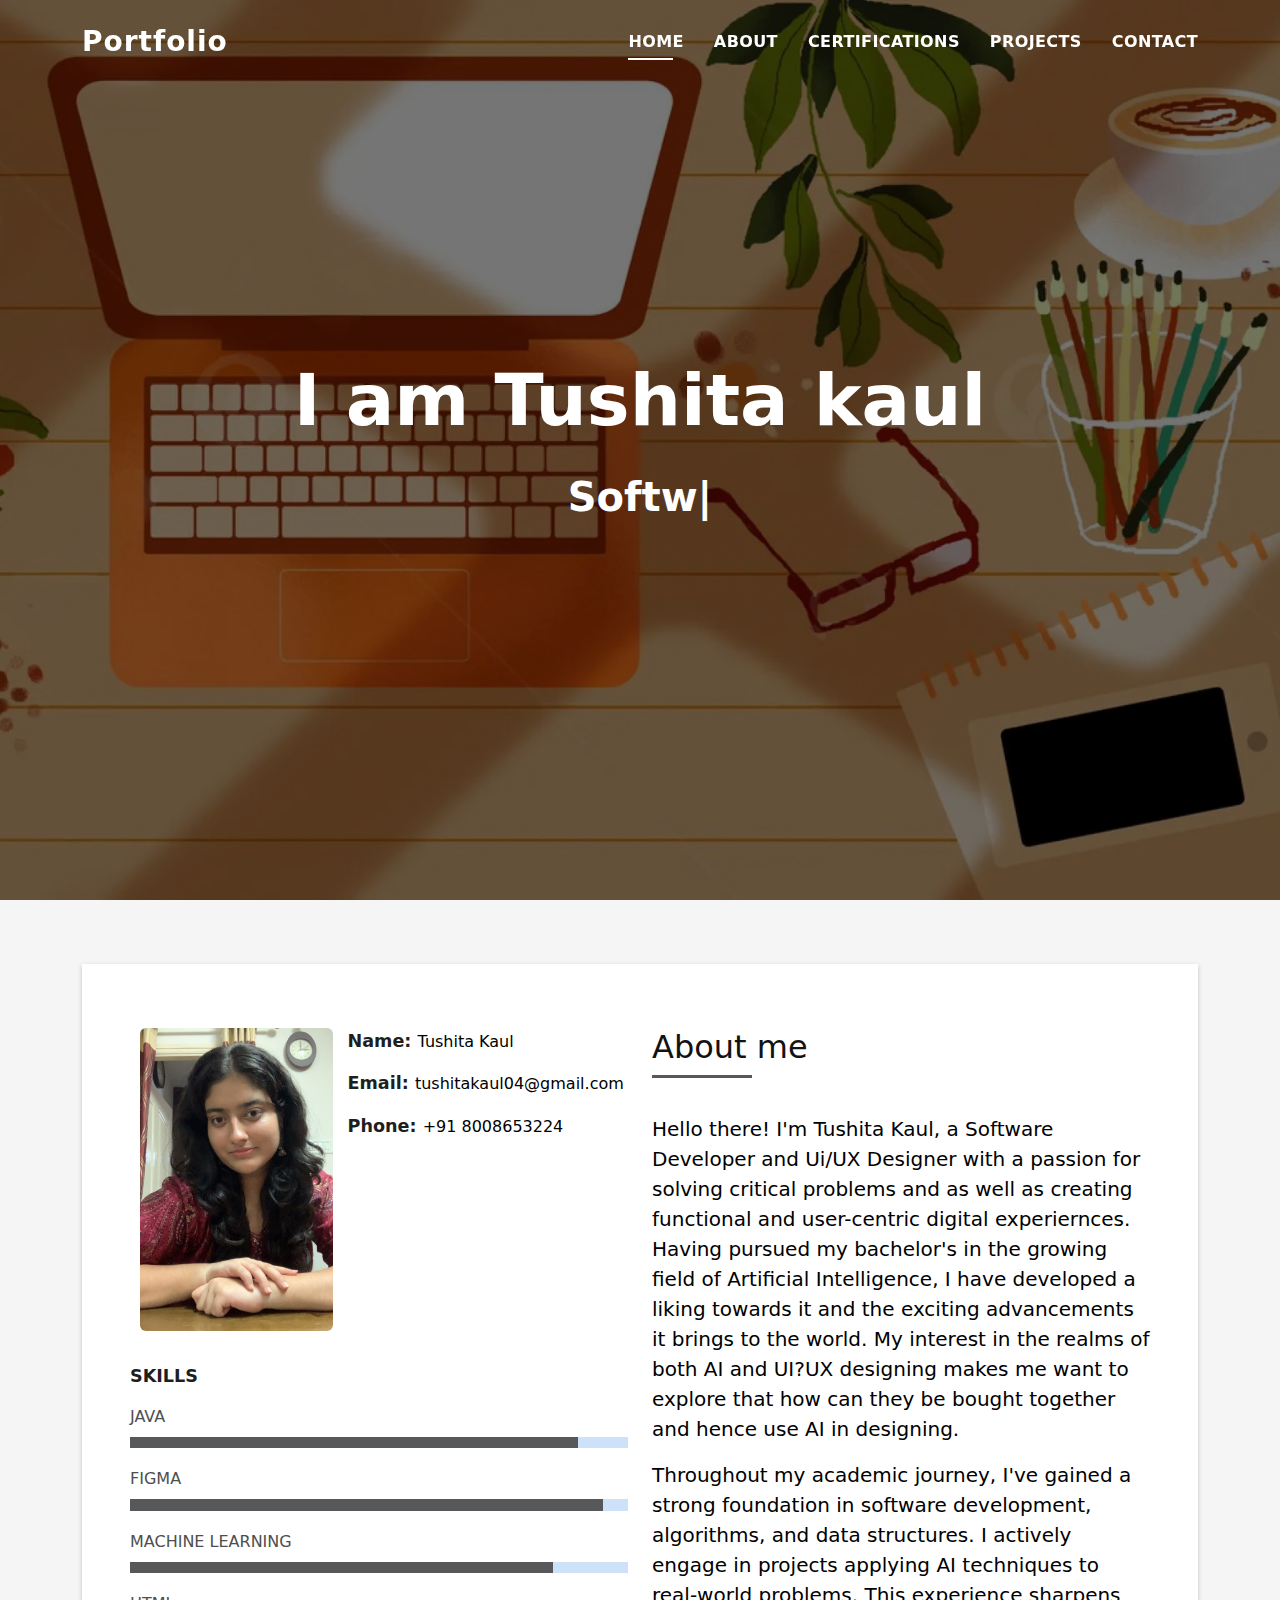
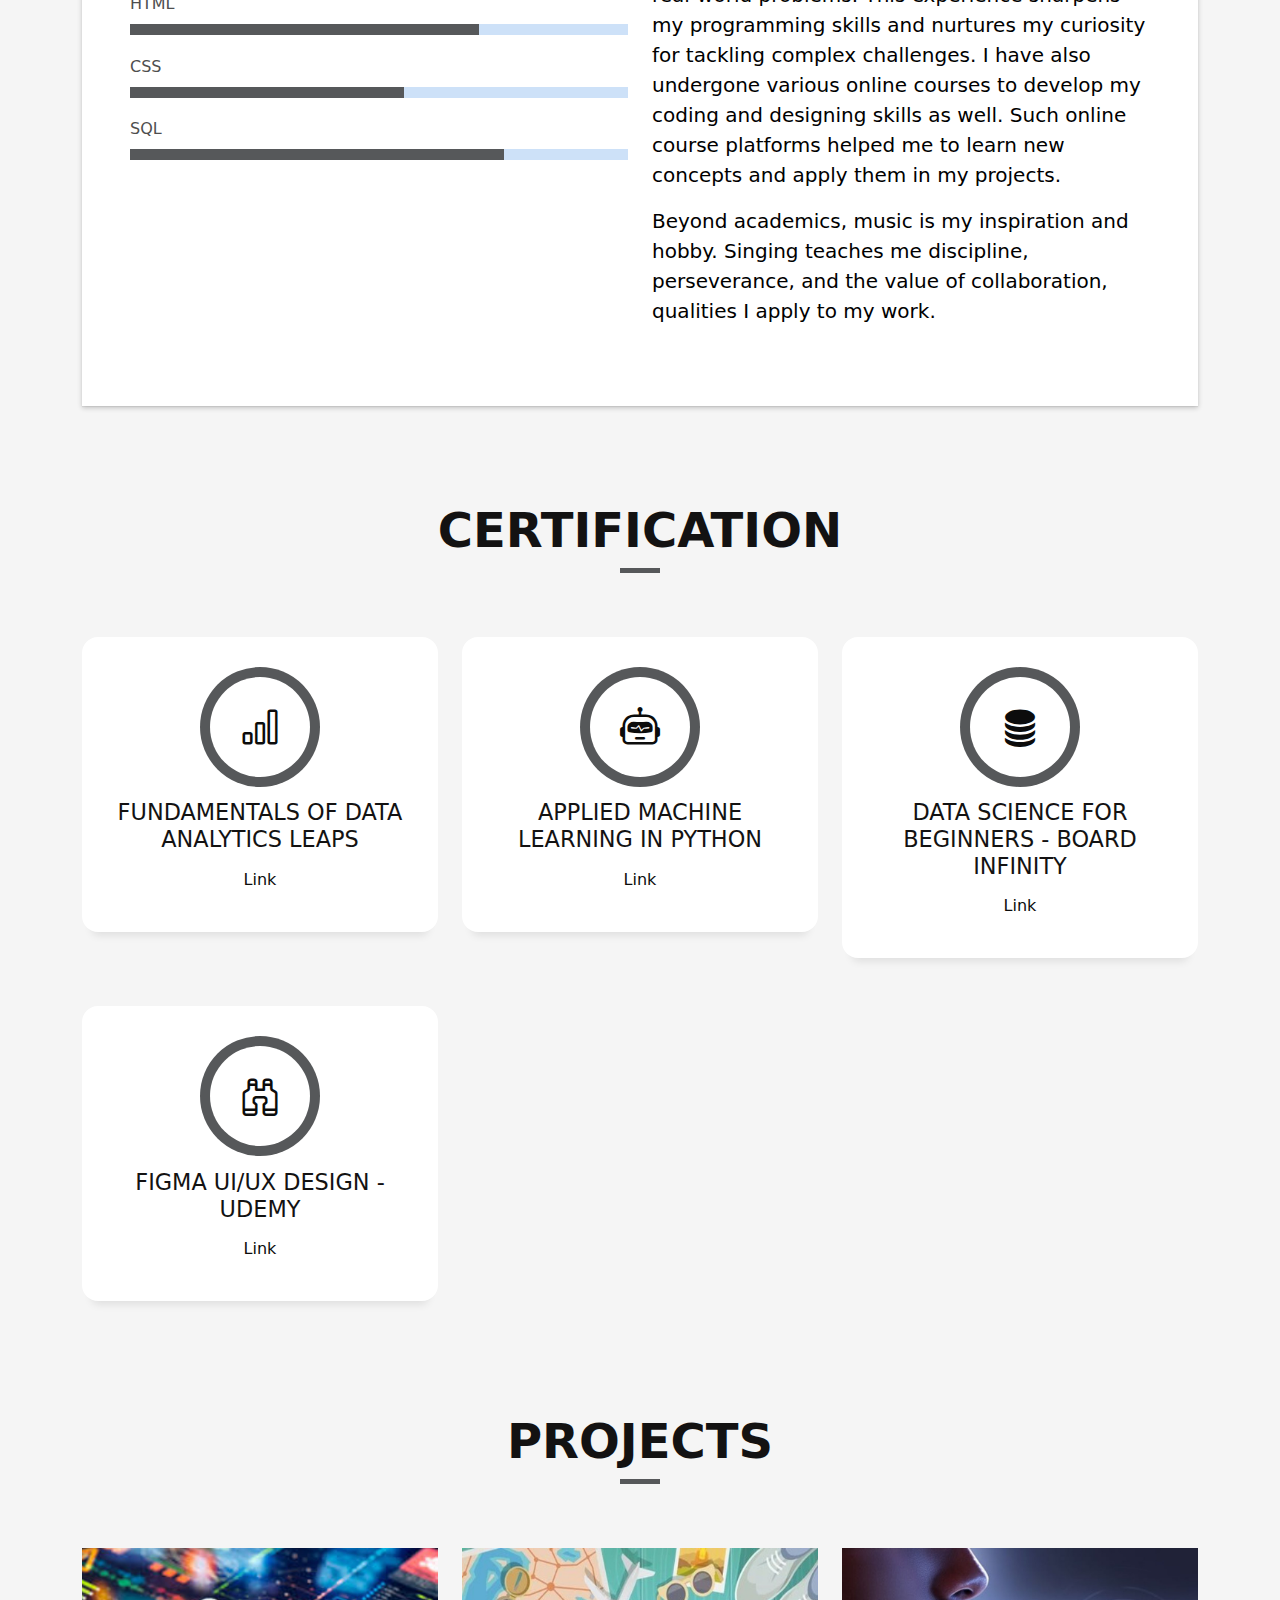
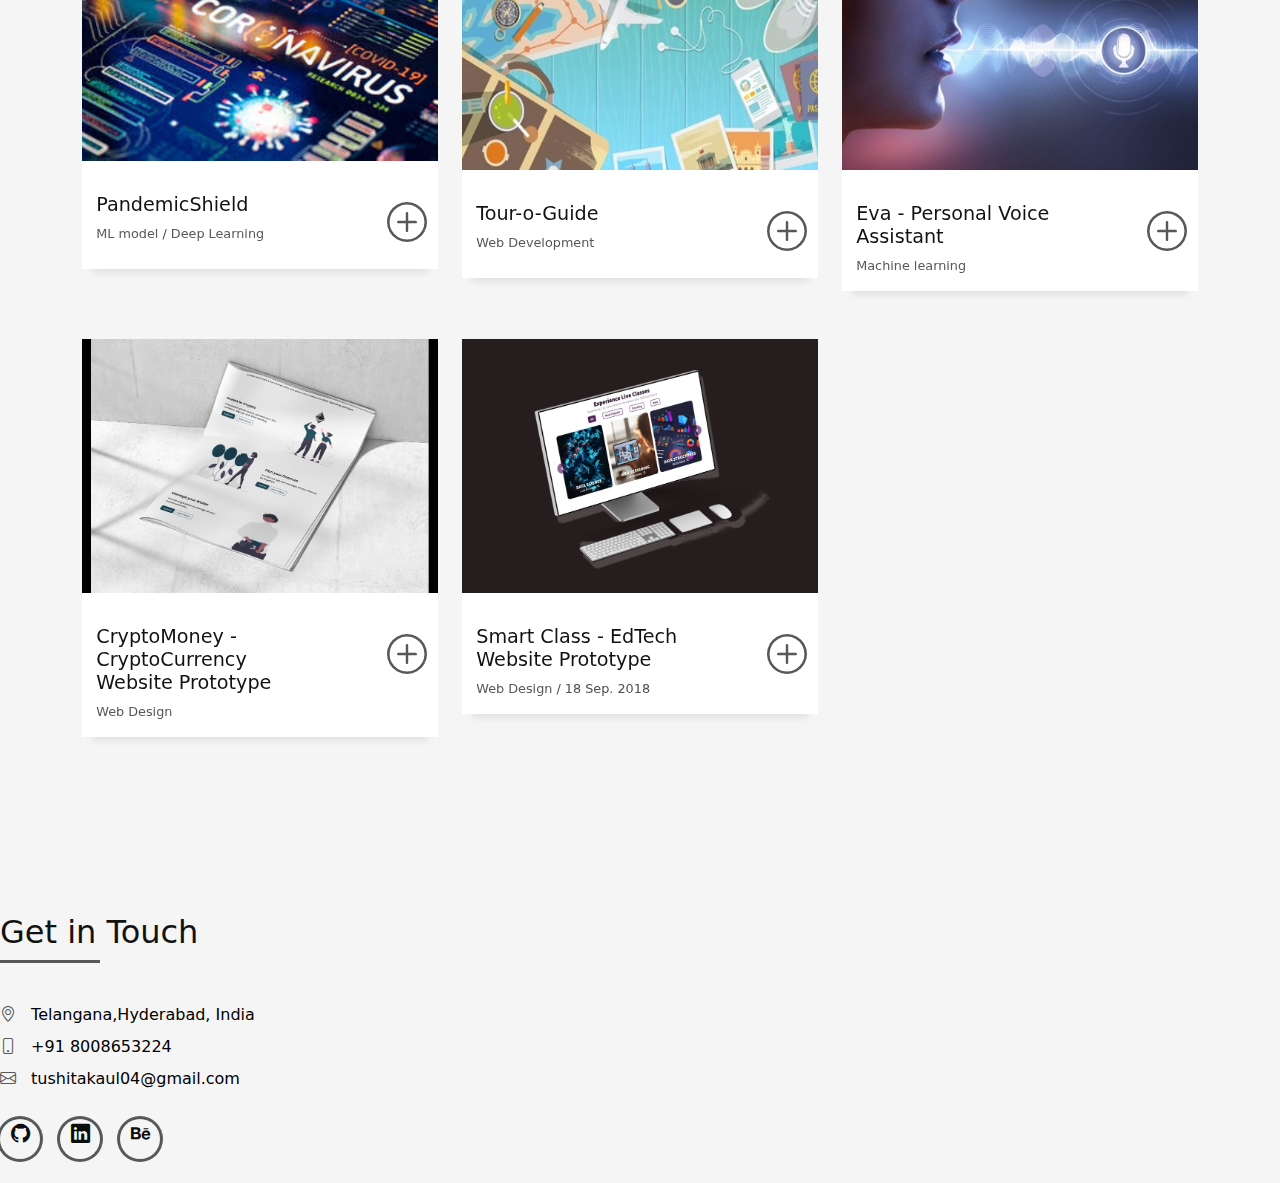
<file: index.html>
<!DOCTYPE html>
<html lang="en">

<head>
  <meta charset="utf-8">
  <meta content="width=device-width, initial-scale=1.0" name="viewport">

  <title>Tushita's Portfolio Website</title>
  <meta content="" name="description">
  <meta content="" name="keywords">

  <!-- Favicons -->
  <link href="assets/img/favicon.jpg" rel="icon">
  <link href="assets/img/apple-touch-icon.jpg" rel="apple-touch-icon">

  <!-- Vendor CSS Files -->
  <link href="assets/vendor/bootstrap/css/bootstrap.min.css" rel="stylesheet">
  <link href="assets/vendor/bootstrap-icons/bootstrap-icons.css" rel="stylesheet">
  <link href="assets/vendor/glightbox/css/glightbox.min.css" rel="stylesheet">
  <link href="assets/vendor/swiper/swiper-bundle.min.css" rel="stylesheet">

  <!-- Template Main CSS File -->
  <link href="assets/css/style.css" rel="stylesheet">

  <!-- =======================================================
  * Template Name: DevFolio
  * Updated: May 30 2023 with Bootstrap v5.3.0
  * Template URL: https://bootstrapmade.com/devfolio-bootstrap-portfolio-html-template/
  * Author: BootstrapMade.com
  * License: https://bootstrapmade.com/license/
  ======================================================== -->
</head>

<body>

  <!-- ======= Header ======= -->
  <header id="header" class="fixed-top">
    <div class="container d-flex align-items-center justify-content-between">

      <h1 class="logo"><a href="index.html">Portfolio</a></h1>
      <!-- Uncomment below if you prefer to use an image logo -->
      <!-- <a href="index.html" class="logo"><img src="assets/img/logo.png" alt="" class="img-fluid"></a>-->

      <nav id="navbar" class="navbar">
        <ul>
          <li><a class="nav-link scrollto active" href="#hero">Home</a></li>
          <li><a class="nav-link scrollto" href="#about">About</a></li>
          <li><a class="nav-link scrollto" href="#services">Certifications</a></li>
          <li><a class="nav-link scrollto " href="#work">Projects</a></li>
          <!--<li><a class="nav-link scrollto " href="#blog">Blog</a></li>
          <li class="dropdown"><a href="#"><span>Drop Down</span> <i class="bi bi-chevron-down"></i></a>
            <ul>
              <li><a href="#">Drop Down 1</a></li>
              <li class="dropdown"><a href="#"><span>Deep Drop Down</span> <i class="bi bi-chevron-right"></i></a>
                <ul>
                  <li><a href="#">Deep Drop Down 1</a></li>
                  <li><a href="#">Deep Drop Down 2</a></li>
                  <li><a href="#">Deep Drop Down 3</a></li>
                  <li><a href="#">Deep Drop Down 4</a></li>
                  <li><a href="#">Deep Drop Down 5</a></li>
                </ul>
              </li>
              <li><a href="#">Drop Down 2</a></li>
              <li><a href="#">Drop Down 3</a></li>
              <li><a href="#">Drop Down 4</a></li>
            </ul>
          </li>-->
          <li><a class="nav-link scrollto" href="#contact">Contact</a></li>
        </ul>
        <i class="bi bi-list mobile-nav-toggle"></i>
      </nav><!-- .navbar -->

    </div>
  </header><!-- End Header -->

  <!-- ======= Hero Section ======= -->
  <div id="hero" class="hero route bg-image" style="background-image: url(assets/img/hero-bg.jpg)">
    <div class="overlay-itro"></div>
    <div class="hero-content display-table">
      <div class="table-cell">
        <div class="container">
          <!--<p class="display-6 color-d">Hello, world!</p>-->
          <h1 class="hero-title mb-4">I am Tushita kaul</h1>
          <p class="hero-subtitle"><span class="typed" data-typed-items="Software Developer,UI/UX Designer, AIML Enthusiast"></span></p>
          <!-- <p class="pt-3"><a class="btn btn-primary btn js-scroll px-4" href="#about" role="button">Learn More</a></p> -->
        </div>
      </div>
    </div>
  </div><!-- End Hero Section -->

  <main id="main">

    <!-- ======= About Section ======= -->
    <section id="about" class="about-mf sect-pt4 route">
      <div class="container">
        <div class="row">
          <div class="col-sm-12">
            <div class="box-shadow-full">
              <div class="row">
                <div class="col-md-6">
                  <div class="row">
                    <div class="col-sm-6 col-md-5">
                      <div class="about-img">
                        <img src="assets/img/testimonial-2.jpg" class="img-fluid rounded b-shadow-a" alt="">
                      </div>
                    </div>
                    <div class="col-sm-6 col-md-7">
                      <div class="about-info">
                        <p><span class="title-s">Name: </span> <span>Tushita Kaul</span></p>
                       <!-- <p><span class="title-s">Profile: </span> <span>Software Developer</span></p>-->
                        <p><span class="title-s">Email: </span> <span>tushitakaul04@gmail.com</span></p>
                        <p><span class="title-s">Phone: </span> <span>+91 8008653224</span></p>
                      </div>
                    </div>
                  </div>
                  <div class="skill-mf">
                    <p class="title-s">SKILLS</p>
                    <span>JAVA</span> <!--<span class="pull-right">85%</span>-->
                    <div class="progress">
                      <div class="progress-bar" role="progressbar" style="width: 90%;" aria-valuenow="90" aria-valuemin="0" aria-valuemax="100"></div>
                    </div>
                    <span>FIGMA</span> <!--<span class="pull-right">75%</span>-->
                    <div class="progress">
                      <div class="progress-bar" role="progressbar" style="width: 95%" aria-valuenow="95" aria-valuemin="0" aria-valuemax="100"></div>
                    </div>
                    <span>MACHINE LEARNING</span> <!--<span class="pull-right">50%</span>-->
                    <div class="progress">
                     <div class="progress-bar" role="progressbar" style="width: 85%" aria-valuenow="85" aria-valuemin="0" aria-valuemax="100"></div>
                    </div>
                    <span>HTML</span> <!--<span class="pull-right">50%</span>-->
                    <div class="progress">
                      <div class="progress-bar" role="progressbar" style="width: 70%" aria-valuenow="70" aria-valuemin="0" aria-valuemax="100"></div>
                    </div>
                    <span>CSS</span> <!--<span class="pull-right">50%</span>-->
                    <div class="progress">
                      <div class="progress-bar" role="progressbar" style="width: 55%" aria-valuenow="55" aria-valuemin="0" aria-valuemax="100"></div>
                    </div>
                    <span>SQL</span> <!--<span class="pull-right">50%</span>-->
                    <div class="progress">
                      <div class="progress-bar" role="progressbar" style="width: 75%" aria-valuenow="75" aria-valuemin="0" aria-valuemax="100"></div>
                    </div>
                  </div>
                </div>
                <div class="col-md-6">
                  <div class="about-me pt-4 pt-md-0">
                    <div class="title-box-2">
                      <h5 class="title-left">
                        About me
                      </h5>
                    </div>
                    <p class="lead">
                      Hello there! I'm Tushita Kaul, a Software Developer and Ui/UX Designer with a passion for solving critical problems and as well as creating functional and user-centric digital experiernces.
                      Having pursued my bachelor's in the growing field of Artificial Intelligence, I have developed a liking towards it and the exciting advancements it brings to the world. My interest in the realms of both AI and UI?UX designing makes me want to explore that how can they be bought together and hence use AI in designing.
                    </p>
                    <p class="lead">
                     Throughout my academic journey, I've gained a strong foundation in software development, algorithms, and data structures. I actively engage in projects applying AI techniques to real-world problems. This experience sharpens my programming skills and nurtures my curiosity for tackling complex challenges. I have also undergone various online courses to develop my coding and designing skills as well. Such online course platforms helped me to learn new concepts and apply them in my projects.
                    </p>
                    <p class="lead">
                      Beyond academics, music is my inspiration and hobby. Singing teaches me discipline, perseverance, and the value of collaboration, qualities I apply to my work.
                    </p>
                </div>
              </div>
            </div>
          </div>
        </div>
      </div>
    </section><!-- End About Section -->

    <!-- ======= Services Section ======= -->
    <section id="services" class="services-mf pt-5 route">
      <div class="container">
        <div class="row">
          <div class="col-sm-12">
            <div class="title-box text-center">
              <h3 class="title-a">
                Certification
              </h3>
              <div class="line-mf"></div>
            </div>
          </div>
        </div>
        <div class="row">
          <div class="col-md-4">
            <div class="service-box">
              <div class="service-ico">
                <a href="https://drive.google.com/file/d/1jNcMSSi5C9IjMzj3Uvn38CjKiwkPigMi/view?usp=sharing"><span class="ico-circle"><i class="bi bi-bar-chart"></i></span></a>
              </div>
              <div class="service-content">
                <h2 class="s-title">Fundamentals of Data Analytics LEAPS</h2>
                <a href="https://drive.google.com/file/d/1jNcMSSi5C9IjMzj3Uvn38CjKiwkPigMi/view?usp=sharing">Link</a>
              </div>
            </div>
          </div>
          <div class="col-md-4">
            <div class="service-box">
              <div class="service-ico">
                <a href="https://drive.google.com/file/d/15rzhacGyd8mNC_bIcdPQBIXi3BEnRtiP/view?usp=sharing"><span class="ico-circle"><i class="bi bi-robot"></i></span></a>
              </div>
              <div class="service-content">
                <h2 class="s-title">Applied Machine Learning in Python</h2>
                <a href="https://drive.google.com/file/d/15rzhacGyd8mNC_bIcdPQBIXi3BEnRtiP/view?usp=sharing">Link</a>
              </div>
            </div>
          </div>
          <div class="col-md-4">
            <div class="service-box">
              <div class="service-ico">
                <a href="https://drive.google.com/file/d/17C0VArsiGpngzgVT3hv8qb92b3AQWJUZ/view?usp=sharing"><span class="ico-circle"><i class="bi bi-database-fill"></i></span></a>
              </div>
              <div class="service-content">
                <h2 class="s-title">Data Science for beginners - Board Infinity</h2>
                <a href="https://drive.google.com/file/d/17C0VArsiGpngzgVT3hv8qb92b3AQWJUZ/view?usp=sharing">Link</a>
              </div>
            </div>
          </div>
          <div class="col-md-4">
            <div class="service-box">
              <div class="service-ico">
                <a href="https://drive.google.com/file/d/1hXnG-KOeDLUwH9hdNVn0J50GJUIl1FWS/view?usp=sharing"><span class="ico-circle"><i class="bi bi-binoculars"></i></span></a>
              </div>
              <div class="service-content">
                <h2 class="s-title">Figma UI/UX Design - Udemy</h2>
                <a href="https://drive.google.com/file/d/1hXnG-KOeDLUwH9hdNVn0J50GJUIl1FWS/view?usp=sharing">Link</a>
              </div>
            </div>
          </div>
          <!--<div class="col-md-4">
            <div class="service-box">
              <div class="service-ico">
                <span class="ico-circle"><i class="bi bi-binoculars"></i></span>
              </div>
              <div class="service-content">
                <h2 class="s-title">Responsive Design</h2>
                <p class="s-description text-center">
                  Lorem ipsum dolor sit amet consectetur adipisicing elit. Magni adipisci eaque autem fugiat! Quia,
                  provident vitae! Magni
                  tempora perferendis eum non provident.
                </p>
              </div>
            </div>
          </div>
          <div class="col-md-4">
            <div class="service-box">
              <div class="service-ico">
                <span class="ico-circle"><i class="bi bi-brightness-high"></i></span>
              </div>
              <div class="service-content">
                <h2 class="s-title">Graphic Design</h2>
                <p class="s-description text-center">
                  Lorem ipsum dolor sit amet consectetur adipisicing elit. Magni adipisci eaque autem fugiat! Quia,
                  provident vitae! Magni
                  tempora perferendis eum non provident.
                </p>
              </div>
            </div>
          </div>
          <div class="col-md-4">
            <div class="service-box">
              <div class="service-ico">
                <span class="ico-circle"><i class="bi bi-calendar4-week"></i></span>
              </div>
              <div class="service-content">
                <h2 class="s-title">Marketing Services</h2>
                <p class="s-description text-center">
                  Lorem ipsum dolor sit amet consectetur adipisicing elit. Magni adipisci eaque autem fugiat! Quia,
                  provident vitae! Magni
                  tempora perferendis eum non provident.
                </p>
              </div>
            </div>-->
          </div>
        </div>
      </div>
    </section><!-- End Services Section -->

    <!-- ======= Counter Section ======= -->
    <!--<div class="section-counter paralax-mf bg-image" style="background-image: url(assets/img/counters-bg.jpg)">
      <div class="overlay-mf"></div>
      <div class="container position-relative">
        <div class="row">
          <div class="col-sm-3 col-lg-3">
            <div class="counter-box counter-box pt-4 pt-md-0">
              <div class="counter-ico">
                <span class="ico-circle"><i class="bi bi-check"></i></span>
              </div>
              <div class="counter-num">
                <p data-purecounter-start="0" data-purecounter-end="450" data-purecounter-duration="1" class="counter purecounter"></p>
                <span class="counter-text">WORKS COMPLETED</span>
              </div>
            </div>
          </div>
          <div class="col-sm-3 col-lg-3">
            <div class="counter-box pt-4 pt-md-0">
              <div class="counter-ico">
                <span class="ico-circle"><i class="bi bi-journal-richtext"></i></span>
              </div>
              <div class="counter-num">
                <p data-purecounter-start="0" data-purecounter-end="25" data-purecounter-duration="1" class="counter purecounter"></p>
                <span class="counter-text">YEARS OF EXPERIENCE</span>
              </div>
            </div>
          </div>
          <div class="col-sm-3 col-lg-3">
            <div class="counter-box pt-4 pt-md-0">
              <div class="counter-ico">
                <span class="ico-circle"><i class="bi bi-people"></i></span>
              </div>
              <div class="counter-num">
                <p data-purecounter-start="0" data-purecounter-end="550" data-purecounter-duration="1" class="counter purecounter"></p>
                <span class="counter-text">TOTAL CLIENTS</span>
              </div>
            </div>
          </div>
          <div class="col-sm-3 col-lg-3">
            <div class="counter-box pt-4 pt-md-0">
              <div class="counter-ico">
                <span class="ico-circle"><i class="bi bi-award"></i></span>
              </div>
              <div class="counter-num">
                <p data-purecounter-start="0" data-purecounter-end="48" data-purecounter-duration="1" class="counter purecounter"></p>
                <span class="counter-text">AWARD WON</span>
              </div>
            </div>
          </div>
        </div>
      </div>
    </div>--><!-- End Counter Section -->

    <!-- ======= Portfolio Section ======= -->
    <section id="work" class="portfolio-mf sect-pt4 route">
      <div class="container">
        <div class="row">
          <div class="col-sm-12">
            <div class="title-box text-center">
              <h3 class="title-a">
                Projects
              </h3>
              <div class="line-mf"></div>
            </div>
          </div>
        </div>
        <div class="row">
          <div class="col-md-4">
            <div class="work-box">
              <a href="assets/img/work-1.jpg" data-gallery="portfolioGallery" class="portfolio-lightbox">
                <div class="work-img">
                  <img src="assets/img/work-1.jpg" alt="" class="img-fluid">
                </div>
              </a>
              <div class="work-content">
                <div class="row">
                  <div class="col-sm-8">
                    <h2 class="w-title">PandemicShield</h2>
                    <div class="w-more">
                      <span class="w-ctegory">ML model</span> / <span class="w-ctegory">Deep Learning</span><span class="w-date"></span>
                    </div>
                  </div>
                  <div class="col-sm-4">
                    <div class="w-like">
                      <a href="portfolio-details1.html"> <span class="bi bi-plus-circle"></span></a>
                    </div>
                  </div>
                </div>
              </div>
            </div>
          </div>
          <div class="col-md-4">
            <div class="work-box">
              <a href="assets/img/work-2.jpg" data-gallery="portfolioGallery" class="portfolio-lightbox">
                <div class="work-img">
                  <img src="assets/img/work-2.jpg" alt="" class="img-fluid">
                </div>
              </a>
              <div class="work-content">
                <div class="row">
                  <div class="col-sm-8">
                    <h2 class="w-title">Tour-o-Guide</h2>
                    <div class="w-more">
                      <span class="w-ctegory">Web Development</span><span class="w-date"></span>
                    </div>
                  </div>
                  <div class="col-sm-4">
                    <div class="w-like">
                      <a href="portfolio.details2.html"> <span class="bi bi-plus-circle"></span></a>
                    </div>
                  </div>
                </div>
              </div>
            </div>
          </div>
          <div class="col-md-4">
            <div class="work-box">
              <a href="assets/img/work-3.jpg" data-gallery="portfolioGallery" class="portfolio-lightbox">
                <div class="work-img">
                  <img src="assets/img/work-3.jpg" alt="" class="img-fluid">
                </div>
              </a>
              <div class="work-content">
                <div class="row">
                  <div class="col-sm-8">
                    <h2 class="w-title">Eva - Personal Voice Assistant</h2>
                    <div class="w-more">
                      <span class="w-ctegory">Machine learning</span><span class="w-date"></span>
                    </div>
                  </div>
                  <div class="col-sm-4">
                    <div class="w-like">
                      <a href="portfolio.details3.html"> <span class="bi bi-plus-circle"></span></a>
                    </div>
                  </div>
                </div>
              </div>
            </div>
          </div>
          <div class="col-md-4">
            <div class="work-box">
              <a href="assets/img/work-4.jpg" data-gallery="portfolioGallery" class="portfolio-lightbox">
                <div class="work-img">
                  <img src="assets/img/work-4.jpg" alt="" class="img-fluid">
                </div>
              </a>
              <div class="work-content">
                <div class="row">
                  <div class="col-sm-8">
                    <h2 class="w-title">CryptoMoney - CryptoCurrency Website Prototype</h2>
                    <div class="w-more">
                      <span class="w-ctegory">Web Design</span><span class="w-date"></span>
                    </div>
                  </div>
                  <div class="col-sm-4">
                    <div class="w-like">
                      <a href="portfolio-details4.html"> <span class="bi bi-plus-circle"></span></a>
                    </div>
                  </div>
                </div>
              </div>
            </div>
          </div>
          <div class="col-md-4">
            <div class="work-box">
              <a href="assets/img/work-5.jpg" data-gallery="portfolioGallery" class="portfolio-lightbox">
                <div class="work-img">
                  <img src="assets/img/work-5.jpg" alt="" class="img-fluid">
                </div>
              </a>
              <div class="work-content">
                <div class="row">
                  <div class="col-sm-8">
                    <h2 class="w-title">Smart Class - EdTech Website Prototype</h2>
                    <div class="w-more">
                      <span class="w-ctegory">Web Design</span> / <span class="w-date">18 Sep. 2018</span>
                    </div>
                  </div>
                  <div class="col-sm-4">
                    <div class="w-like">
                      <a href="portfolio-details.html"> <span class="bi bi-plus-circle"></span></a>
                    </div>
                  </div>
                </div>
              </div>
            </div>
          </div>
          <!--<div class="col-md-4">
            <div class="work-box">
              <a href="assets/img/work-6.jpg" data-gallery="portfolioGallery" class="portfolio-lightbox">
                <div class="work-img">
                  <img src="assets/img/work-6.jpg" alt="" class="img-fluid">
                </div>
              </a>
              <div class="work-content">
                <div class="row">
                  <div class="col-sm-8">
                    <h2 class="w-title">Studio Big Bang</h2>
                    <div class="w-more">
                      <span class="w-ctegory">Web Design</span> / <span class="w-date">18 Sep. 2017</span>
                    </div>
                  </div>
                  <div class="col-sm-4">
                    <div class="w-like">
                      <a href="portfolio-details.html"> <span class="bi bi-plus-circle"></span></a>
                    </div>
                  </div>
                </div>
              </div>
            </div>
          </div>-->

        </div>
      </div>
    </section>
    
    <!-- End Portfolio Section -->

    <!-- ======= Testimonials Section ======= -->
    <!-- <div class="testimonials paralax-mf bg-image" style="background-image: url(assets/img/overlay-bg.jpg)">
      <div class="overlay-mf"></div>
      <div class="container">
        <div class="row">
          <div class="col-md-12">

            <div class="testimonials-slider swiper" data-aos="fade-up" data-aos-delay="100">
              <div class="swiper-wrapper">

                <div class="swiper-slide">
                  <div class="testimonial-box">
                    <div class="author-test">
                      <img src="assets/img/testimonial-2.jpg" alt="" class="rounded-circle b-shadow-a">
                      <span class="author">Xavi Alonso</span>
                    </div>
                    <div class="content-test">
                      <p class="description lead">
                        Curabitur arcu erat, accumsan id imperdiet et, porttitor at sem. Lorem ipsum dolor sit amet,
                        consectetur adipiscing elit.
                      </p>
                    </div>
                  </div>
                </div>
                End testimonial item -->

                <!--<div class="swiper-slide">
                  <div class="testimonial-box">
                    <div class="author-test">
                      <img src="assets/img/testimonial-4.jpg" alt="" class="rounded-circle b-shadow-a">
                      <span class="author">Marta Socrate</span>
                    </div>
                    <div class="content-test">
                      <p class="description lead">
                        Curabitur arcu erat, accumsan id imperdiet et, porttitor at sem. Lorem ipsum dolor sit amet,
                        consectetur adipiscing elit.
                      </p>
                    </div>
                  </div>
                </div>
                 End testimonial item 
              </div>
              <div class="swiper-pagination"></div>
            </div>

            <div id="testimonial-mf" class="owl-carousel owl-theme">
          
        </div>
          </div>
        </div>
      </div>
    </div> -->
    <!-- End Testimonials Section -->

    <!-- ======= Blog Section ======= -->
    <!--<section id="blog" class="blog-mf sect-pt4 route">
      <div class="container">
        <div class="row">
          <div class="col-sm-12">
            <div class="title-box text-center">
              <h3 class="title-a">
                Blog
              </h3>
              <p class="subtitle-a">
                Lorem ipsum, dolor sit amet consectetur adipisicing elit.
              </p>
              <div class="line-mf"></div>
            </div>
          </div>
        </div>
        <div class="row">
          <div class="col-md-4">
            <div class="card card-blog">
              <div class="card-img">
                <a href="blog-single.html"><img src="assets/img/post-1.jpg" alt="" class="img-fluid"></a>
              </div>
              <div class="card-body">
                <div class="card-category-box">
                  <div class="card-category">
                    <h6 class="category">Travel</h6>
                  </div>
                </div>
                <h3 class="card-title"><a href="blog-single.html">See more ideas about Travel</a></h3>
                <p class="card-description">
                  Proin eget tortor risus. Pellentesque in ipsum id orci porta dapibus. Praesent sapien massa, convallis
                  a pellentesque nec,
                  egestas non nisi.
                </p>
              </div>
              <div class="card-footer">
                <div class="post-author">
                  <a href="#">
                    <img src="assets/img/testimonial-2.jpg" alt="" class="avatar rounded-circle">
                    <span class="author">Morgan Freeman</span>
                  </a>
                </div>
                <div class="post-date">
                  <span class="bi bi-clock"></span> 10 min
                </div>
              </div>
            </div>
          </div>
          <div class="col-md-4">
            <div class="card card-blog">
              <div class="card-img">
                <a href="blog-single.html"><img src="assets/img/post-2.jpg" alt="" class="img-fluid"></a>
              </div>
              <div class="card-body">
                <div class="card-category-box">
                  <div class="card-category">
                    <h6 class="category">Web Design</h6>
                  </div>
                </div>
                <h3 class="card-title"><a href="blog-single.html">See more ideas about Travel</a></h3>
                <p class="card-description">
                  Proin eget tortor risus. Pellentesque in ipsum id orci porta dapibus. Praesent sapien massa, convallis
                  a pellentesque nec,
                  egestas non nisi.
                </p>
              </div>
              <div class="card-footer">
                <div class="post-author">
                  <a href="#">
                    <img src="assets/img/testimonial-2.jpg" alt="" class="avatar rounded-circle">
                    <span class="author">Morgan Freeman</span>
                  </a>
                </div>
                <div class="post-date">
                  <span class="bi bi-clock"></span> 10 min
                </div>
              </div>
            </div>
          </div>
          <div class="col-md-4">
            <div class="card card-blog">
              <div class="card-img">
                <a href="blog-single.html"><img src="assets/img/post-3.jpg" alt="" class="img-fluid"></a>
              </div>
              <div class="card-body">
                <div class="card-category-box">
                  <div class="card-category">
                    <h6 class="category">Web Design</h6>
                  </div>
                </div>
                <h3 class="card-title"><a href="blog-single.html">See more ideas about Travel</a></h3>
                <p class="card-description">
                  Proin eget tortor risus. Pellentesque in ipsum id orci porta dapibus. Praesent sapien massa, convallis
                  a pellentesque nec,
                  egestas non nisi.
                </p>
              </div>
              <div class="card-footer">
                <div class="post-author">
                  <a href="#">
                    <img src="assets/img/testimonial-2.jpg" alt="" class="avatar rounded-circle">
                    <span class="author">Morgan Freeman</span>
                  </a>
                </div>
                <div class="post-date">
                  <span class="bi bi-clock"></span> 10 min
                </div>
              </div>
            </div>
          </div>
        </div>
      </div>
    </section>--><!-- End Blog Section -->

    <!-- ======= Contact Section ======= -->
    <section id="contact" class="paralax-mf footer-paralax bg-image sect-mt4 route" style="background-image: url(assets/img/overlay-bg.jpg)">
      <!--<div class="overlay-mf"></div>
      <div class="container">
        <div class="row">
          <div class="col-sm-12">
            <div class="contact-mf">
              <div id="contact" class="box-shadow-full">
                <div class="row">
                  <div class="col-md-6">
                    <div class="title-box-2">
                      <h5 class="title-left">
                        Send Message
                      </h5>
                    </div>
                    <div>
                      <form action="forms/contact.php" method="post" role="form" class="php-email-form">
                        <div class="row">
                          <div class="col-md-12 mb-3">
                            <div class="form-group">
                              <input type="text" name="name" class="form-control" id="name" placeholder="Your Name" required>
                            </div>
                          </div>
                          <div class="col-md-12 mb-3">
                            <div class="form-group">
                              <input type="email" class="form-control" name="email" id="email" placeholder="Your Email" required>
                            </div>
                          </div>
                          <div class="col-md-12 mb-3">
                            <div class="form-group">
                              <input type="text" class="form-control" name="subject" id="subject" placeholder="Subject" required>
                            </div>
                          </div>
                          <div class="col-md-12">
                            <div class="form-group">
                              <textarea class="form-control" name="message" rows="5" placeholder="Message" required></textarea>
                            </div>
                          </div>
                          <div class="col-md-12 text-center my-3">
                            <div class="loading">Loading</div>
                            <div class="error-message"></div>
                            <div class="sent-message">Your message has been sent. Thank you!</div>
                          </div>
                          <div class="col-md-12 text-center">
                            <button type="submit" class="button button-a button-big button-rouded">Send Message</button>
                          </div>
                        </div>
                      </form>
                    </div>
                  </div>-->
                  <div class="col-md-6">
                    <div class="title-box-2 pt-4 pt-md-0">
                      <h5 class="title-left">
                        Get in Touch
                      </h5>
                    </div>
                    <div class="more-info">
                      <ul class="list-ico">
                        <li><span class="bi bi-geo-alt"></span> Telangana,Hyderabad, India</li>
                        <li><span class="bi bi-phone"></span> +91 8008653224</li>
                        <li><span class="bi bi-envelope"></span> tushitakaul04@gmail.com</li>
                      </ul>
                    </div>
                    <div class="socials">
                      <ul>
                        <li><a href="https://github.com/04Tushita"><span class="ico-circle"><i class="bi bi-github"></i></span></a></li>
                        <li><a href="https://www.linkedin.com/in/tushita-kaul-2151a1209/"><span class="ico-circle"><i class="bi bi-linkedin"></i></span></a></li>
                        <li><a href="https://www.behance.net/tushitakaul"><span class="ico-circle"><i class="bi bi-behance"></i></span></a></li>
                      </ul>
                    </div>
                  </div>
                </div>
              </div>
            </div>
          </div>
        </div>
      </div>
    </section><!-- End Contact Section -->

  </main><!-- End #main -->

  

  <div id="preloader"></div>
  <a href="#" class="back-to-top d-flex align-items-center justify-content-center"><i class="bi bi-arrow-up-short"></i></a>

  <!-- Vendor JS Files -->
  <script src="assets/vendor/purecounter/purecounter_vanilla.js"></script>
  <script src="assets/vendor/bootstrap/js/bootstrap.bundle.min.js"></script>
  <script src="assets/vendor/glightbox/js/glightbox.min.js"></script>
  <script src="assets/vendor/swiper/swiper-bundle.min.js"></script>
  <script src="assets/vendor/typed.js/typed.umd.js"></script>
  <script src="assets/vendor/php-email-form/validate.js"></script>

  <!-- Template Main JS File -->
  <script src="assets/js/main.js"></script>

</body>

</html>
</file>
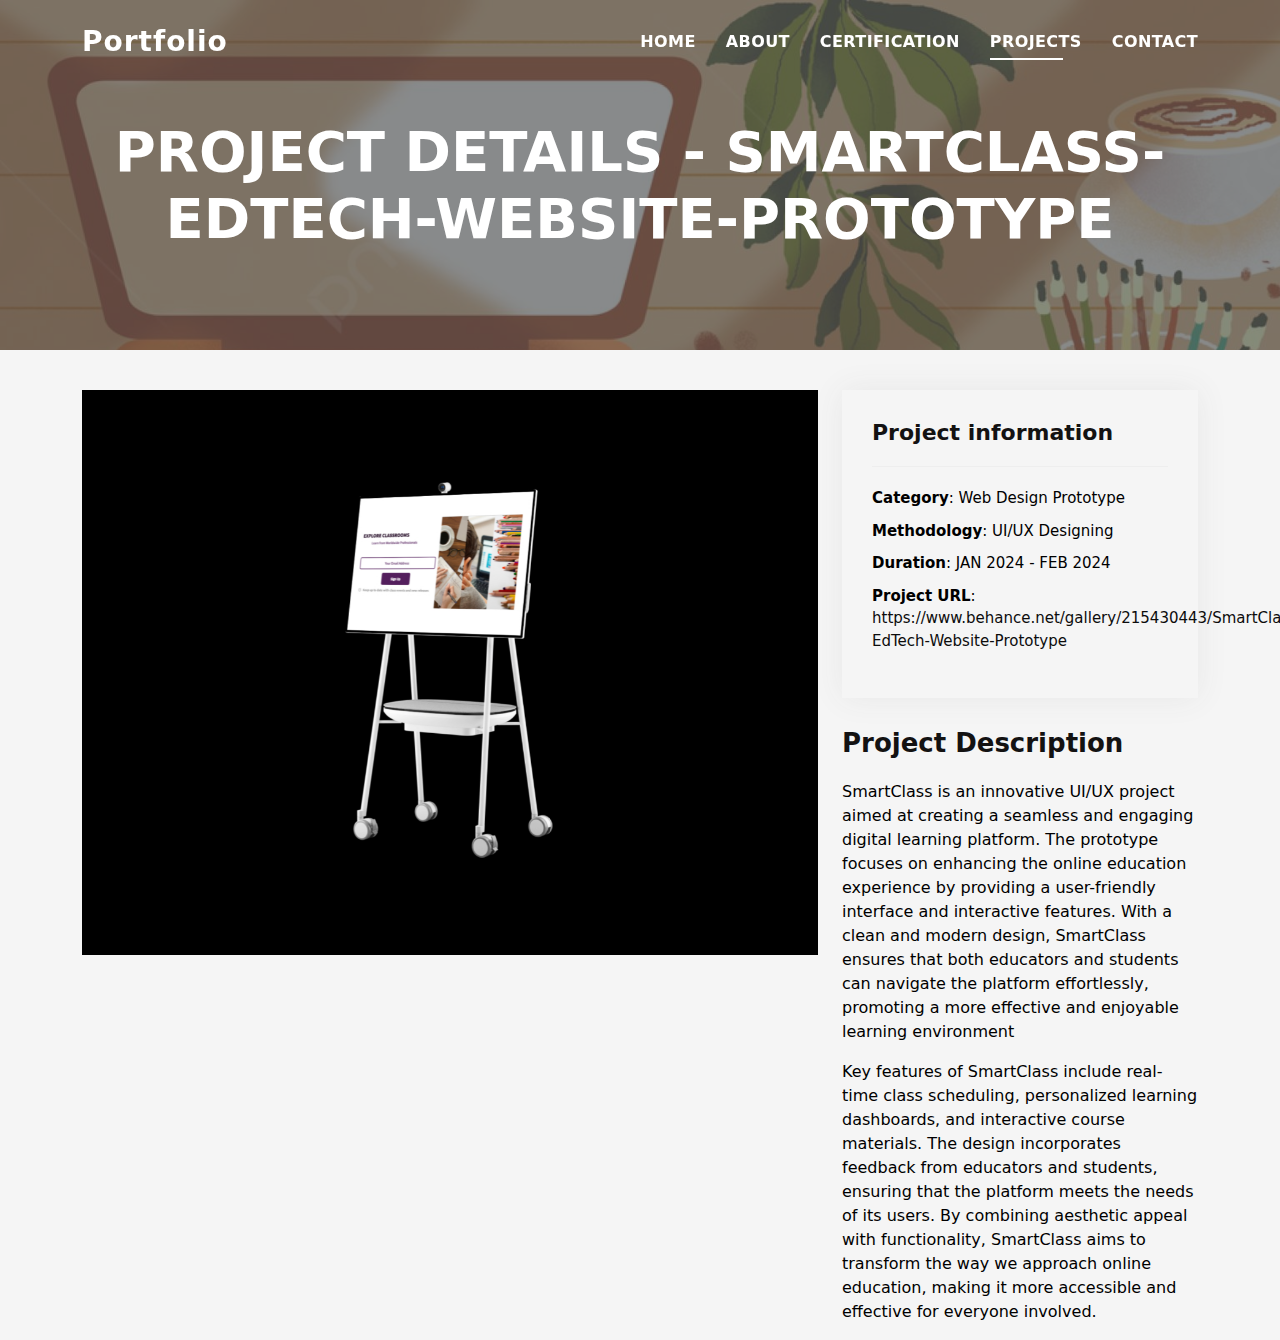
<file: portfolio-details.html>
<!DOCTYPE html>
<html lang="en">

<head>
  <meta charset="utf-8">
  <meta content="width=device-width, initial-scale=1.0" name="viewport">

  <title>SmartClass-EdTech-Website-Design</title>
  <meta content="" name="description">
  <meta content="" name="keywords">

  <!-- Favicons -->
  <link href="assets/img/favicon.jpg" rel="icon">
  <link href="assets/img/apple-touch-icon.jpg" rel="apple-touch-icon">

  <!-- Vendor CSS Files -->
  <link href="assets/vendor/bootstrap/css/bootstrap.min.css" rel="stylesheet">
  <link href="assets/vendor/bootstrap-icons/bootstrap-icons.css" rel="stylesheet">
  <link href="assets/vendor/glightbox/css/glightbox.min.css" rel="stylesheet">
  <link href="assets/vendor/swiper/swiper-bundle.min.css" rel="stylesheet">

  <!-- Template Main CSS File -->
  <link href="assets/css/style.css" rel="stylesheet">

  <!-- =======================================================
  * Template Name: DevFolio
  * Updated: May 30 2023 with Bootstrap v5.3.0
  * Template URL: https://bootstrapmade.com/devfolio-bootstrap-portfolio-html-template/
  * Author: BootstrapMade.com
  * License: https://bootstrapmade.com/license/
  ======================================================== -->
</head>

<body>

  <!-- ======= Header ======= -->
  <header id="header" class="fixed-top">
    <div class="container d-flex align-items-center justify-content-between">

      <h1 class="logo"><a href="index.html">Portfolio</a></h1>
      <!-- Uncomment below if you prefer to use an image logo -->
      <!-- <a href="index.html" class="logo"><img src="assets/img/logo.png" alt="" class="img-fluid"></a>-->

      <nav id="navbar" class="navbar">
        <ul>
          <li><a class="nav-link scrollto " href="#hero">Home</a></li>
          <li><a class="nav-link scrollto" href="#about">About</a></li>
          <li><a class="nav-link scrollto" href="#services">Certification</a></li>
          <li><a class="nav-link scrollto active" href="#work">Projects</a></li>
          <!--<li><a class="nav-link scrollto " href="#work">Work</a></li>-->
          <li><a class="nav-link scrollto" href="#contact">Contact</a></li>
        </ul>
        <i class="bi bi-list mobile-nav-toggle"></i>
      </nav><!-- .navbar -->

    </div>
  </header><!-- End Header -->

  <div class="hero hero-single route bg-image" style="background-image: url(assets/img/overlay-bg.jpg)">
    <div class="overlay-mf"></div>
    <div class="hero-content display-table">
      <div class="table-cell">
        <div class="container">
          <h2 class="hero-title mb-4">Project Details - SmartClass-EdTech-Website-Prototype</h2>
          <ol class="breadcrumb d-flex justify-content-center">
            <!--<<li class="breadcrumb-item">
              <a href="#">Home</a>
            </li>
            <li class="breadcrumb-item active">Portfolio Details</li>-->
          </ol>
        </div>
      </div>
    </div>
  </div>

  <main id="main">

    <!-- ======= Portfolio Details Section ======= -->
    <section id="portfolio-details" class="portfolio-details">
      <div class="container">

        <div class="row gy-4">

          <div class="col-lg-8">
            <div class="portfolio-details-slider swiper">
                <div class="swiper-slide">
                  <img src="assets/img/PD-pic5.jpg" alt="">
                </div>
            </div>
          </div>

          <div class="col-lg-4">
            <div class="portfolio-info">
              <h3>Project information</h3>
              <ul>
                <li><strong>Category</strong>: Web Design Prototype</li>
                <li><strong>Methodology</strong>: UI/UX Designing</li>
                <li><strong>Duration</strong>: JAN 2024 - FEB 2024</li>
                <li><strong>Project URL</strong>: <a href="https://www.behance.net/gallery/215430443/SmartClass-EdTech-Website-Prototype">https://www.behance.net/gallery/215430443/SmartClass-EdTech-Website-Prototype</a></li>
              </ul>
            </div>
            <div class="portfolio-description">
              <h2>Project Description</h2>
              <p>
                SmartClass is an innovative UI/UX project aimed at creating a seamless and engaging digital learning platform. The prototype focuses on enhancing the online education experience by providing a user-friendly interface and interactive features. With a clean and modern design, SmartClass ensures that both educators and students can navigate the platform effortlessly, promoting a more effective and enjoyable learning environment
              </p>
              <p>
                Key features of SmartClass include real-time class scheduling, personalized learning dashboards, and interactive course materials. The design incorporates feedback from educators and students, ensuring that the platform meets the needs of its users. By combining aesthetic appeal with functionality, SmartClass aims to transform the way we approach online education, making it more accessible and effective for everyone involved.
              </p>
            
            </div>
          </div>

        </div>

      </div>
    </section><!-- End Portfolio Details Section -->

  </main><!-- End #main -->

  

  <div id="preloader"></div>
  <a href="#" class="back-to-top d-flex align-items-center justify-content-center"><i class="bi bi-arrow-up-short"></i></a>

  <!-- Vendor JS Files -->
  <script src="assets/vendor/purecounter/purecounter_vanilla.js"></script>
  <script src="assets/vendor/bootstrap/js/bootstrap.bundle.min.js"></script>
  <script src="assets/vendor/glightbox/js/glightbox.min.js"></script>
  <script src="assets/vendor/swiper/swiper-bundle.min.js"></script>
  <script src="assets/vendor/typed.js/typed.umd.js"></script>
  <script src="assets/vendor/php-email-form/validate.js"></script>

  <!-- Template Main JS File -->
  <script src="assets/js/main.js"></script>

</body>

</html>
</file>
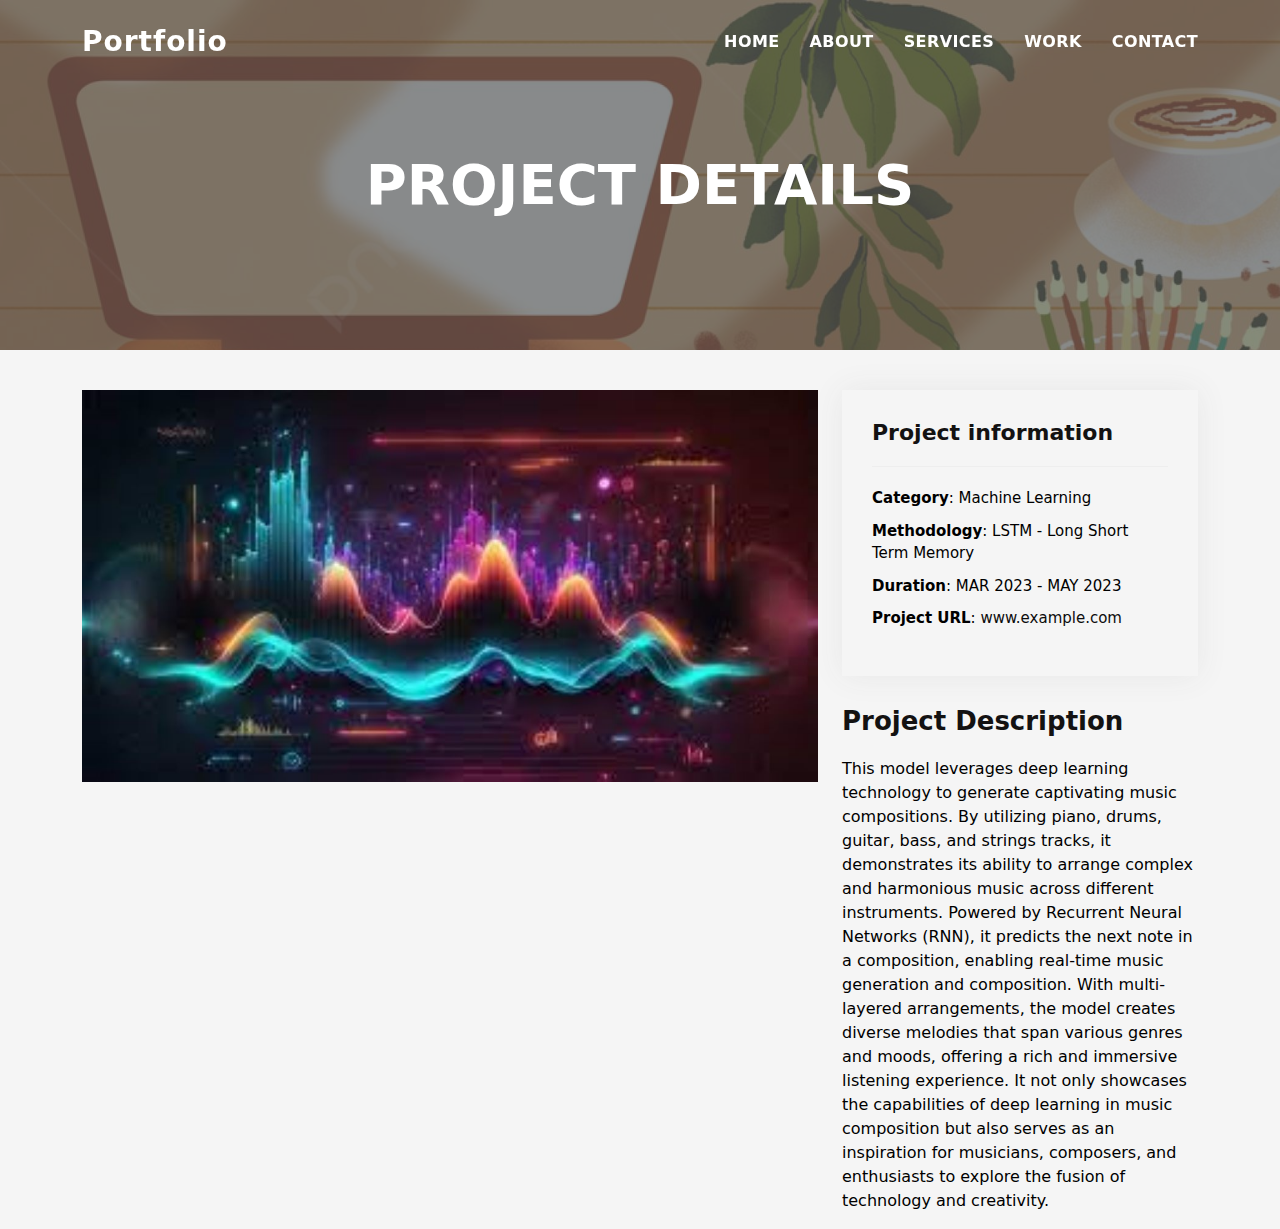
<file: portfolio-details1.html>
<!DOCTYPE html>
<html lang="en">

<head>
  <meta charset="utf-8">
  <meta content="width=device-width, initial-scale=1.0" name="viewport">

  <title>DevFolio Bootstrap Portfolio Template - Portfolio Details</title>
  <meta content="" name="description">
  <meta content="" name="keywords">

  <!-- Favicons -->
  <link href="assets/img/favicon.png" rel="icon">
  <link href="assets/img/apple-touch-icon.png" rel="apple-touch-icon">

  <!-- Vendor CSS Files -->
  <link href="assets/vendor/bootstrap/css/bootstrap.min.css" rel="stylesheet">
  <link href="assets/vendor/bootstrap-icons/bootstrap-icons.css" rel="stylesheet">
  <link href="assets/vendor/glightbox/css/glightbox.min.css" rel="stylesheet">
  <link href="assets/vendor/swiper/swiper-bundle.min.css" rel="stylesheet">

  <!-- Template Main CSS File -->
  <link href="assets/css/style.css" rel="stylesheet">

  <!-- =======================================================
  * Template Name: DevFolio
  * Updated: May 30 2023 with Bootstrap v5.3.0
  * Template URL: https://bootstrapmade.com/devfolio-bootstrap-portfolio-html-template/
  * Author: BootstrapMade.com
  * License: https://bootstrapmade.com/license/
  ======================================================== -->
</head>

<body>

  <!-- ======= Header ======= -->
  <header id="header" class="fixed-top">
    <div class="container d-flex align-items-center justify-content-between">

      <h1 class="logo"><a href="index.html">Portfolio</a></h1>
      <!-- Uncomment below if you prefer to use an image logo -->
      <!-- <a href="index.html" class="logo"><img src="assets/img/logo.png" alt="" class="img-fluid"></a>-->

      <nav id="navbar" class="navbar">
        <ul>
          <li><a class="nav-link scrollto " href="#hero">Home</a></li>
          <li><a class="nav-link scrollto" href="#about">About</a></li>
          <li><a class="nav-link scrollto" href="#services">Services</a></li>
          <li><a class="nav-link scrollto " href="#work">Work</a></li>
          <li><a class="nav-link scrollto" href="#contact">Contact</a></li>
        </ul>
        <i class="bi bi-list mobile-nav-toggle"></i>
      </nav><!-- .navbar -->

    </div>
  </header><!-- End Header -->

  <div class="hero hero-single route bg-image" style="background-image: url(assets/img/overlay-bg.jpg)">
    <div class="overlay-mf"></div>
    <div class="hero-content display-table">
      <div class="table-cell">
        <div class="container">
          <h2 class="hero-title mb-4">Project Details</h2>
          <ol class="breadcrumb d-flex justify-content-center">
            <!--<<li class="breadcrumb-item">
              <a href="#">Home</a>
            </li>
            <li class="breadcrumb-item active">Portfolio Details</li>-->
          </ol>
        </div>
      </div>
    </div>
  </div>

  <main id="main">

    <!-- ======= Portfolio Details Section ======= -->
    <section id="portfolio-details" class="portfolio-details">
      <div class="container">

        <div class="row gy-4">

          <div class="col-lg-8">
            <div class="portfolio-details-slider swiper">
                <div class="swiper-slide">
                  <img src="assets/img/PD-pic1.jpg" alt="">
                </div>
            </div>
          </div>

          <div class="col-lg-4">
            <div class="portfolio-info">
              <h3>Project information</h3>
              <ul>
                <li><strong>Category</strong>: Machine Learning</li>
                <li><strong>Methodology</strong>: LSTM - Long Short Term Memory</li>
                <li><strong>Duration</strong>: MAR 2023 - MAY 2023</li>
                <li><strong>Project URL</strong>: <a href="#">www.example.com</a></li>
              </ul>
            </div>
            <div class="portfolio-description">
              <h2>Project Description</h2>
              <p>
                This model leverages deep learning technology to generate captivating music compositions. By utilizing piano, drums, guitar, bass, and strings tracks, it demonstrates its ability to arrange complex and harmonious music across different instruments.

Powered by Recurrent Neural Networks (RNN), it predicts the next note in a composition, enabling real-time music generation and composition. With multi-layered arrangements, the model creates diverse melodies that span various genres and moods, offering a rich and immersive listening experience.

It not only showcases the capabilities of deep learning in music composition but also serves as an inspiration for musicians, composers, and enthusiasts to explore the fusion of technology and creativity.


              </p>
            </div>
          </div>

        </div>

      </div>
    </section><!-- End Portfolio Details Section -->

  </main><!-- End #main -->

  

  <div id="preloader"></div>
  <a href="#" class="back-to-top d-flex align-items-center justify-content-center"><i class="bi bi-arrow-up-short"></i></a>

  <!-- Vendor JS Files -->
  <script src="assets/vendor/purecounter/purecounter_vanilla.js"></script>
  <script src="assets/vendor/bootstrap/js/bootstrap.bundle.min.js"></script>
  <script src="assets/vendor/glightbox/js/glightbox.min.js"></script>
  <script src="assets/vendor/swiper/swiper-bundle.min.js"></script>
  <script src="assets/vendor/typed.js/typed.umd.js"></script>
  <script src="assets/vendor/php-email-form/validate.js"></script>

  <!-- Template Main JS File -->
  <script src="assets/js/main.js"></script>

</body>

</html>
</file>
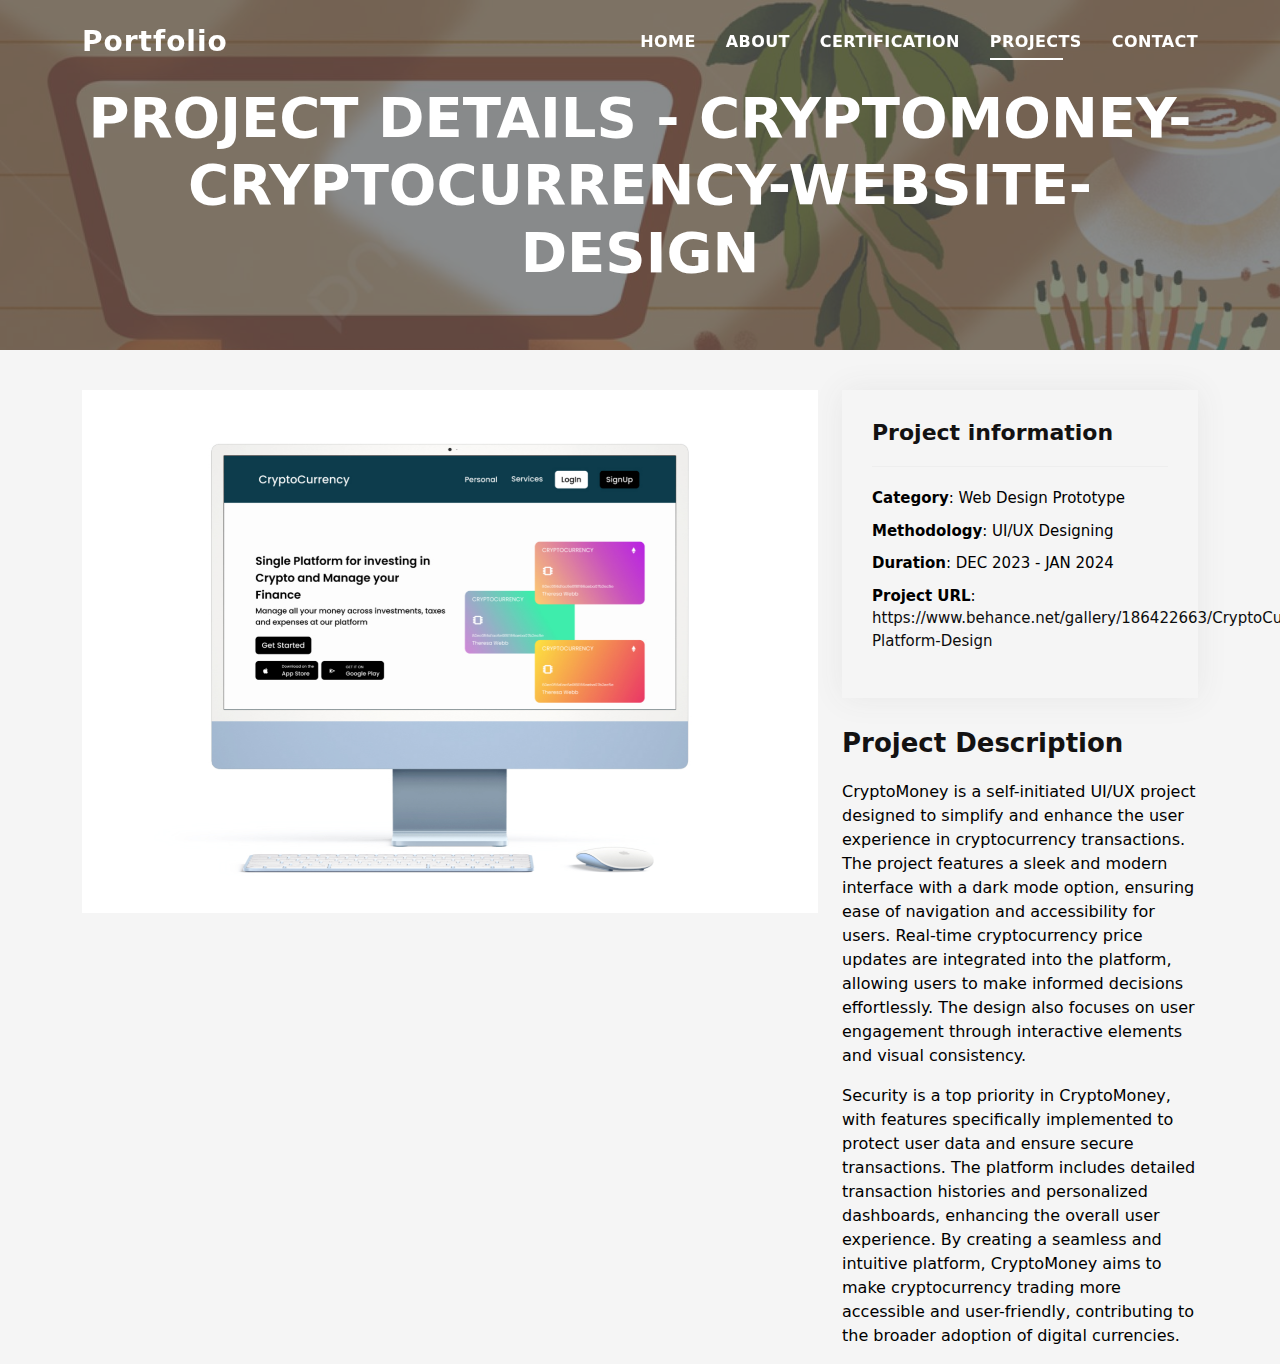
<file: portfolio-details4.html>
<!DOCTYPE html>
<html lang="en">

<head>
  <meta charset="utf-8">
  <meta content="width=device-width, initial-scale=1.0" name="viewport">

  <title>CryptoMoney- CryptoCurrency Website Prototype</title>
  <meta content="" name="description">
  <meta content="" name="keywords">

  <!-- Favicons -->
  <link href="assets/img/favicon.jpg" rel="icon">
  <link href="assets/img/apple-touch-icon.jpg" rel="apple-touch-icon">

  <!-- Vendor CSS Files -->
  <link href="assets/vendor/bootstrap/css/bootstrap.min.css" rel="stylesheet">
  <link href="assets/vendor/bootstrap-icons/bootstrap-icons.css" rel="stylesheet">
  <link href="assets/vendor/glightbox/css/glightbox.min.css" rel="stylesheet">
  <link href="assets/vendor/swiper/swiper-bundle.min.css" rel="stylesheet">

  <!-- Template Main CSS File -->
  <link href="assets/css/style.css" rel="stylesheet">

  <!-- =======================================================
  * Template Name: DevFolio
  * Updated: May 30 2023 with Bootstrap v5.3.0
  * Template URL: https://bootstrapmade.com/devfolio-bootstrap-portfolio-html-template/
  * Author: BootstrapMade.com
  * License: https://bootstrapmade.com/license/
  ======================================================== -->
</head>

<body>

  <!-- ======= Header ======= -->
  <header id="header" class="fixed-top">
    <div class="container d-flex align-items-center justify-content-between">

      <h1 class="logo"><a href="index.html">Portfolio</a></h1>
      <!-- Uncomment below if you prefer to use an image logo -->
      <!-- <a href="index.html" class="logo"><img src="assets/img/logo.png" alt="" class="img-fluid"></a>-->

      <nav id="navbar" class="navbar">
        <ul>
          <li><a class="nav-link scrollto " href="#hero">Home</a></li>
          <li><a class="nav-link scrollto" href="#about">About</a></li>
          <li><a class="nav-link scrollto" href="#services">Certification</a></li>
          <li><a class="nav-link scrollto active" href="#work">Projects</a></li>
          <!--<li><a class="nav-link scrollto " href="#work">Work</a></li>-->
          <li><a class="nav-link scrollto" href="#contact">Contact</a></li>
        </ul>
        <i class="bi bi-list mobile-nav-toggle"></i>
      </nav><!-- .navbar -->

    </div>
  </header><!-- End Header -->

  <div class="hero hero-single route bg-image" style="background-image: url(assets/img/overlay-bg.jpg)">
    <div class="overlay-mf"></div>
    <div class="hero-content display-table">
      <div class="table-cell">
        <div class="container">
          <h2 class="hero-title mb-4">Project Details - Cryptomoney-CRYPTOCURRENCY-WEBSITE-DESIGN</h2>
          <ol class="breadcrumb d-flex justify-content-center">
            <!--<<li class="breadcrumb-item">
              <a href="#">Home</a>
            </li>
            <li class="breadcrumb-item active">Portfolio Details</li>-->
          </ol>
        </div>
      </div>
    </div>
  </div>

  <main id="main">

    <!-- ======= Portfolio Details Section ======= -->
    <section id="portfolio-details" class="portfolio-details">
      <div class="container">

        <div class="row gy-4">

          <div class="col-lg-8">
            <div class="portfolio-details-slider swiper">
                <div class="swiper-slide">
                  <img src="assets/img/PD-pic4.jpg" alt="">
                </div>
            </div>
          </div>

          <div class="col-lg-4">
            <div class="portfolio-info">
              <h3>Project information</h3>
              <ul>
                <li><strong>Category</strong>: Web Design Prototype</li>
                <li><strong>Methodology</strong>: UI/UX Designing</li>
                <li><strong>Duration</strong>: DEC 2023 - JAN 2024</li>
                <li><strong>Project URL</strong>: <a href="https://www.behance.net/gallery/186422663/CryptoCurrency-Platform-Design">https://www.behance.net/gallery/186422663/CryptoCurrency-Platform-Design</a></li>
              </ul>
            </div>
            <div class="portfolio-description">
              <h2>Project Description</h2>
              <p>
                CryptoMoney is a self-initiated UI/UX project designed to simplify and enhance the user experience in cryptocurrency transactions. The project features a sleek and modern interface with a dark mode option, ensuring ease of navigation and accessibility for users. Real-time cryptocurrency price updates are integrated into the platform, allowing users to make informed decisions effortlessly. The design also focuses on user engagement through interactive elements and visual consistency.
              </p>
              <p>
                Security is a top priority in CryptoMoney, with features specifically implemented to protect user data and ensure secure transactions. The platform includes detailed transaction histories and personalized dashboards, enhancing the overall user experience. By creating a seamless and intuitive platform, CryptoMoney aims to make cryptocurrency trading more accessible and user-friendly, contributing to the broader adoption of digital currencies.
              </p>
            
            </div>
          </div>

        </div>

      </div>
    </section><!-- End Portfolio Details Section -->

  </main><!-- End #main -->

  

  <div id="preloader"></div>
  <a href="#" class="back-to-top d-flex align-items-center justify-content-center"><i class="bi bi-arrow-up-short"></i></a>

  <!-- Vendor JS Files -->
  <script src="assets/vendor/purecounter/purecounter_vanilla.js"></script>
  <script src="assets/vendor/bootstrap/js/bootstrap.bundle.min.js"></script>
  <script src="assets/vendor/glightbox/js/glightbox.min.js"></script>
  <script src="assets/vendor/swiper/swiper-bundle.min.js"></script>
  <script src="assets/vendor/typed.js/typed.umd.js"></script>
  <script src="assets/vendor/php-email-form/validate.js"></script>

  <!-- Template Main JS File -->
  <script src="assets/js/main.js"></script>

</body>

</html>
</file>
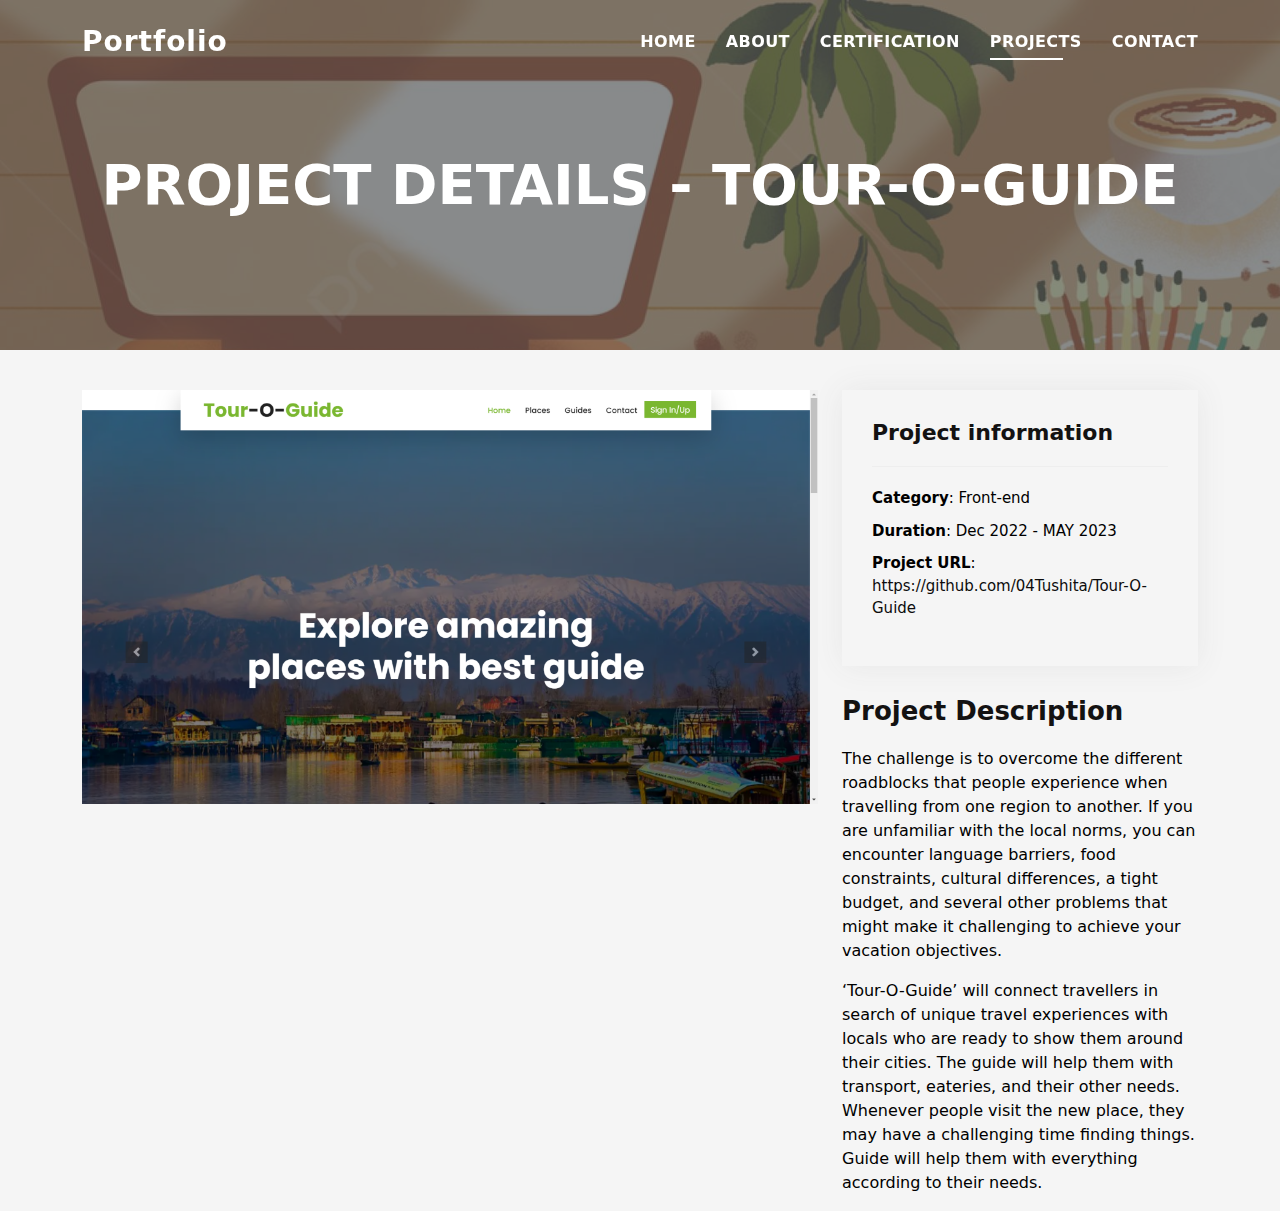
<file: portfolio.details2.html>
<!DOCTYPE html>
<html lang="en">

<head>
  <meta charset="utf-8">
  <meta content="width=device-width, initial-scale=1.0" name="viewport">

  <title>Tour-o-guide Project</title>
  <meta content="" name="description">
  <meta content="" name="keywords">

  <!-- Favicons -->
  <link href="assets/img/favicon.jpg" rel="icon">
  <link href="assets/img/apple-touch-icon.jpg" rel="apple-touch-icon">

  <!-- Vendor CSS Files -->
  <link href="assets/vendor/bootstrap/css/bootstrap.min.css" rel="stylesheet">
  <link href="assets/vendor/bootstrap-icons/bootstrap-icons.css" rel="stylesheet">
  <link href="assets/vendor/glightbox/css/glightbox.min.css" rel="stylesheet">
  <link href="assets/vendor/swiper/swiper-bundle.min.css" rel="stylesheet">

  <!-- Template Main CSS File -->
  <link href="assets/css/style.css" rel="stylesheet">

  <!-- =======================================================
  * Template Name: DevFolio
  * Updated: May 30 2023 with Bootstrap v5.3.0
  * Template URL: https://bootstrapmade.com/devfolio-bootstrap-portfolio-html-template/
  * Author: BootstrapMade.com
  * License: https://bootstrapmade.com/license/
  ======================================================== -->
</head>

<body>

  <!-- ======= Header ======= -->
  <header id="header" class="fixed-top">
    <div class="container d-flex align-items-center justify-content-between">

      <h1 class="logo"><a href="index.html">Portfolio</a></h1>
      <!-- Uncomment below if you prefer to use an image logo -->
      <!-- <a href="index.html" class="logo"><img src="assets/img/logo.png" alt="" class="img-fluid"></a>-->

      <nav id="navbar" class="navbar">
        <ul>
          <li><a class="nav-link scrollto " href="#hero">Home</a></li>
          <li><a class="nav-link scrollto" href="#about">About</a></li>
          <li><a class="nav-link scrollto" href="#services">Certification</a></li>
          <li><a class="nav-link scrollto active" href="#work">Projects</a></li>
          <!--<li><a class="nav-link scrollto " href="#work">Work</a></li>-->
          <li><a class="nav-link scrollto" href="#contact">Contact</a></li>
        </ul>
        <i class="bi bi-list mobile-nav-toggle"></i>
      </nav><!-- .navbar -->

    </div>
  </header><!-- End Header -->

  <div class="hero hero-single route bg-image" style="background-image: url(assets/img/overlay-bg.jpg)">
    <div class="overlay-mf"></div>
    <div class="hero-content display-table">
      <div class="table-cell">
        <div class="container">
          <h2 class="hero-title mb-4">Project Details - Tour-o-guide</h2>
          <ol class="breadcrumb d-flex justify-content-center">
            <!--<<li class="breadcrumb-item">
              <a href="#">Home</a>
            </li>
            <li class="breadcrumb-item active">Portfolio Details</li>-->
          </ol>
        </div>
      </div>
    </div>
  </div>

  <main id="main">

    <!-- ======= Portfolio Details Section ======= -->
    <section id="portfolio-details" class="portfolio-details">
      <div class="container">

        <div class="row gy-4">

          <div class="col-lg-8">
            <div class="portfolio-details-slider swiper">
                <div class="swiper-slide">
                  <img src="assets/img/PD-pic2.png" alt="">
                </div>
            </div>
          </div>

          <div class="col-lg-4">
            <div class="portfolio-info">
              <h3>Project information</h3>
              <ul>
                <li><strong>Category</strong>: Front-end</li>
                <li><strong>Duration</strong>: Dec 2022 - MAY 2023</li>
                <li><strong>Project URL</strong>: <a href="https://github.com/04Tushita/Tour-O-Guide.git">https://github.com/04Tushita/Tour-O-Guide </a></li>
              </ul>
            </div>
            <div class="portfolio-description">
              <h2>Project Description</h2>
              <p>
                The challenge is to overcome the different roadblocks that people experience when travelling from one region to another. If you are unfamiliar with the local norms, you can encounter language barriers, food constraints, cultural differences, a tight budget, and several other problems that might make it challenging to achieve your vacation objectives.
              </p>
              <p>
                ‘Tour-O-Guide’  will connect travellers in search of unique travel experiences with locals who are ready to show them around their cities. The guide will help them with transport, eateries, and their other needs. Whenever people visit the new place, they may have a challenging time finding things. Guide will help them with everything according to their needs.
              </p>
            </div>
          </div>

        </div>

      </div>
    </section><!-- End Portfolio Details Section -->

  </main><!-- End #main -->

  

  <div id="preloader"></div>
  <a href="#" class="back-to-top d-flex align-items-center justify-content-center"><i class="bi bi-arrow-up-short"></i></a>

  <!-- Vendor JS Files -->
  <script src="assets/vendor/purecounter/purecounter_vanilla.js"></script>
  <script src="assets/vendor/bootstrap/js/bootstrap.bundle.min.js"></script>
  <script src="assets/vendor/glightbox/js/glightbox.min.js"></script>
  <script src="assets/vendor/swiper/swiper-bundle.min.js"></script>
  <script src="assets/vendor/typed.js/typed.umd.js"></script>
  <script src="assets/vendor/php-email-form/validate.js"></script>

  <!-- Template Main JS File -->
  <script src="assets/js/main.js"></script>

</body>

</html>
</file>
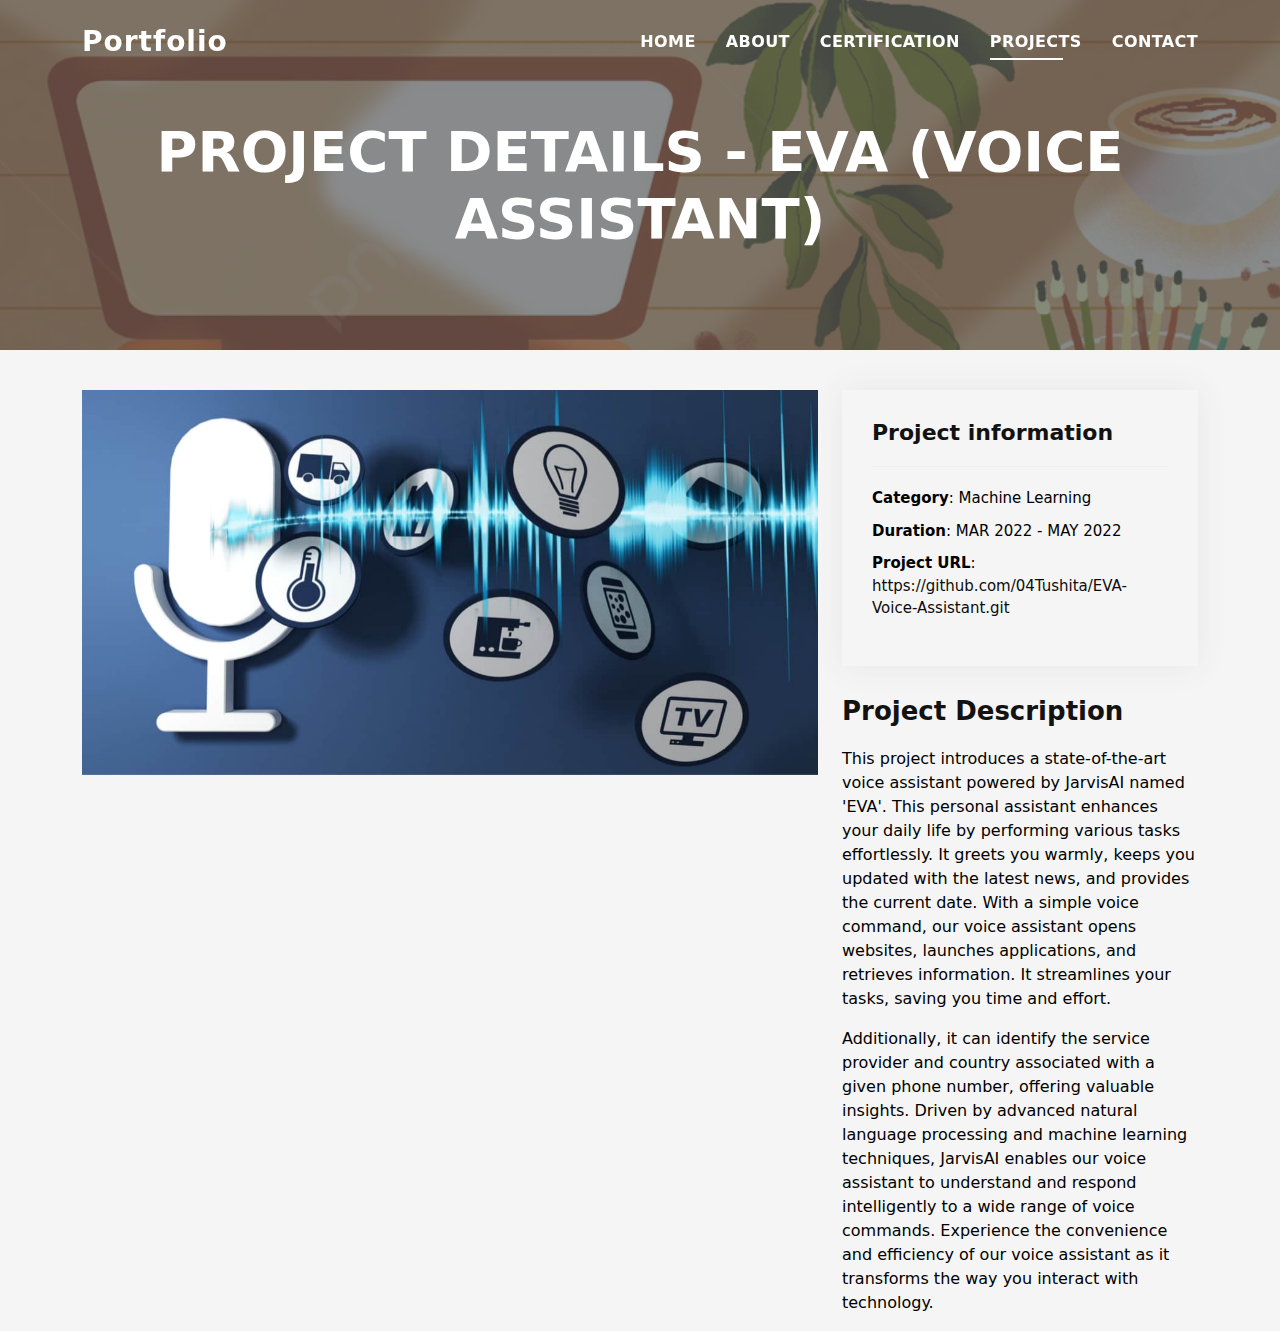
<file: portfolio.details3.html>
<!DOCTYPE html>
<html lang="en">

<head>
  <meta charset="utf-8">
  <meta content="width=device-width, initial-scale=1.0" name="viewport">

  <title>EVA - Voice Assistant Project</title>
  <meta content="" name="description">
  <meta content="" name="keywords">

  <!-- Favicons -->
  <link href="assets/img/favicon.jpg" rel="icon">
  <link href="assets/img/apple-touch-icon.jpg" rel="apple-touch-icon">

  <!-- Vendor CSS Files -->
  <link href="assets/vendor/bootstrap/css/bootstrap.min.css" rel="stylesheet">
  <link href="assets/vendor/bootstrap-icons/bootstrap-icons.css" rel="stylesheet">
  <link href="assets/vendor/glightbox/css/glightbox.min.css" rel="stylesheet">
  <link href="assets/vendor/swiper/swiper-bundle.min.css" rel="stylesheet">

  <!-- Template Main CSS File -->
  <link href="assets/css/style.css" rel="stylesheet">

  <!-- =======================================================
  * Template Name: DevFolio
  * Updated: May 30 2023 with Bootstrap v5.3.0
  * Template URL: https://bootstrapmade.com/devfolio-bootstrap-portfolio-html-template/
  * Author: BootstrapMade.com
  * License: https://bootstrapmade.com/license/
  ======================================================== -->
</head>

<body>

  <!-- ======= Header ======= -->
  <header id="header" class="fixed-top">
    <div class="container d-flex align-items-center justify-content-between">

      <h1 class="logo"><a href="index.html">Portfolio</a></h1>
      <!-- Uncomment below if you prefer to use an image logo -->
      <!-- <a href="index.html" class="logo"><img src="assets/img/logo.png" alt="" class="img-fluid"></a>-->

      <nav id="navbar" class="navbar">
        <ul>
          <li><a class="nav-link scrollto " href="#hero">Home</a></li>
          <li><a class="nav-link scrollto" href="#about">About</a></li>
          <li><a class="nav-link scrollto" href="#services">Certification</a></li>
          <li><a class="nav-link scrollto active" href="#work">Projects</a></li>
          <!--<li><a class="nav-link scrollto " href="#work">Work</a></li>-->
          <li><a class="nav-link scrollto" href="#contact">Contact</a></li>
        </ul>
        <i class="bi bi-list mobile-nav-toggle"></i>
      </nav><!-- .navbar -->

    </div>
  </header><!-- End Header -->

  <div class="hero hero-single route bg-image" style="background-image: url(assets/img/overlay-bg.jpg)">
    <div class="overlay-mf"></div>
    <div class="hero-content display-table">
      <div class="table-cell">
        <div class="container">
          <h2 class="hero-title mb-4">Project Details - EVA (Voice Assistant)</h2>
          <ol class="breadcrumb d-flex justify-content-center">
            <!--<<li class="breadcrumb-item">
              <a href="#">Home</a>
            </li>
            <li class="breadcrumb-item active">Portfolio Details</li>-->
          </ol>
        </div>
      </div>
    </div>
  </div>

  <main id="main">

    <!-- ======= Portfolio Details Section ======= -->
    <section id="portfolio-details" class="portfolio-details">
      <div class="container">

        <div class="row gy-4">

          <div class="col-lg-8">
            <div class="portfolio-details-slider swiper">
                <div class="swiper-slide">
                  <img src="assets/img/PD-pic3.jpg" alt="">
                </div>
            </div>
          </div>

          <div class="col-lg-4">
            <div class="portfolio-info">
              <h3>Project information</h3>
              <ul>
                <li><strong>Category</strong>: Machine Learning</li>
                <li><strong>Duration</strong>: MAR 2022 - MAY 2022</li>
                <li><strong>Project URL</strong>: <a href="https://github.com/04Tushita/EVA-Voice-Assistant.git">https://github.com/04Tushita/EVA-Voice-Assistant.git </a></li>
              </ul>
              </div>
            <div class="portfolio-description">
              <h2>Project Description</h2>
              <p>
                This project introduces a state-of-the-art voice assistant powered by JarvisAI named 'EVA'. This personal assistant enhances your daily life by performing various tasks effortlessly. It greets you warmly, keeps you updated with the latest news, and provides the current date.

With a simple voice command, our voice assistant opens websites, launches applications, and retrieves information. It streamlines your tasks, saving you time and effort. 
<p>
Additionally, it can identify the service provider and country associated with a given phone number, offering valuable insights.

Driven by advanced natural language processing and machine learning techniques, JarvisAI enables our voice assistant to understand and respond intelligently to a wide range of voice commands.

Experience the convenience and efficiency of our voice assistant as it transforms the way you interact with technology.
</p>
              </p>
            </div>
          </div>

        </div>

      </div>
    </section><!-- End Portfolio Details Section -->

  </main><!-- End #main -->

  

  <div id="preloader"></div>
  <a href="#" class="back-to-top d-flex align-items-center justify-content-center"><i class="bi bi-arrow-up-short"></i></a>

  <!-- Vendor JS Files -->
  <script src="assets/vendor/purecounter/purecounter_vanilla.js"></script>
  <script src="assets/vendor/bootstrap/js/bootstrap.bundle.min.js"></script>
  <script src="assets/vendor/glightbox/js/glightbox.min.js"></script>
  <script src="assets/vendor/swiper/swiper-bundle.min.js"></script>
  <script src="assets/vendor/typed.js/typed.umd.js"></script>
  <script src="assets/vendor/php-email-form/validate.js"></script>

  <!-- Template Main JS File -->
  <script src="assets/js/main.js"></script>

</body>

</html>
</file>
<file: assets/css/style.css>
/**
* Template Name: DevFolio
* Updated: May 30 2023 with Bootstrap v5.3.0
* Template URL: https://bootstrapmade.com/devfolio-bootstrap-portfolio-html-template/
* Author: BootstrapMade.com
* License: https://bootstrapmade.com/license/
*/

/*--------------------------------------------------------------
# General
--------------------------------------------------------------*/
body {
  background-color: #f5f5f5;
  color: #000000;
}

h1,
h2,
h3,
h4,
h5,
h6 {
  color: #131212;
}

a {
  color: #0c0c0c;
  text-decoration: none;
  transition: all 0.5s ease-in-out;
}

a:hover {
  color: #414244;
  text-decoration: none;
  transition: all 0.5s ease-in-out;
}

.p-r {
  position: relative;
}

.color-a {
  text-decoration: none;
  color: #9e9a98;
}

.color-d {
  color: #f5f5f5;
}

.color-text-a {
  text-decoration: none;
  color: #4e4e4e;
}

.box-shadow,
.card-blog,
.work-box,
.service-box,
.paralax-mf {
  box-shadow: 0 13px 8px -10px rgba(20, 20, 20, 0.1);
}

.box-shadow-a,
.button:hover {
  text-decoration: none;
  box-shadow: 0 0 0 4px #b1b3b4;
}

.display-5 {
  font-size: 2.5rem;
  font-weight: 300;
  line-height: 1.1;
}

.display-6 {
  font-size: 2rem;
  font-weight: 300;
  line-height: 1.1;
}

.avatar {
  width: 32px;
  height: 32px;
  margin-right: 4px;
  overflow: hidden;
}

.bg-image {
  background-repeat: no-repeat;
  background-attachment: fixed;
  background-size: cover;
  background-position: center center;
}

@media (max-width: 1024px) {
  .bg-image {
    background-attachment: scroll;
  }
}

.overlay-mf {
  background-color: #56585a;
}

.overlay-mf {
  position: absolute;
  top: 0;
  left: 0px;
  padding: 0;
  height: 100%;
  width: 100%;
  opacity: 0.7;
}

.paralax-mf {
  position: relative;
  padding: 8rem 0;
}

.display-table {
  width: 100%;
  height: 100%;
  display: table;
}

.table-cell {
  display: table-cell;
  vertical-align: middle;
}

/*--/ Sections /--*/
.sect-4 {
  padding: 4rem 0;
}

.sect-pt4 {
  padding-top: 4rem;
}

.sect-mt4 {
  margin-top: 4rem;
}

/*--/ Title s /--*/
.title-s {
  font-weight: 600;
  color: #1e1e1e;
  font-size: 1.1rem;
}

/*--/ Title A /--*/
.title-box {
  margin-bottom: 4rem;
}

.title-a {
  text-decoration: none;
  font-size: 3rem;
  font-weight: bold;
  text-transform: uppercase;
}

.subtitle-a {
  text-decoration: none;
  color: #4e4e4e;
}

.line-mf {
  width: 40px;
  height: 5px;
  background-color: #56585a;
  margin: 0 auto;
}

/*--/ Title Left /--*/
.title-box-2 {
  margin-bottom: 3rem;
}

.title-left {
  font-size: 2rem;
  position: relative;
}

.title-left:before {
  content: "";
  position: absolute;
  height: 3px;
  background-color: #56585a;
  width: 100px;
  bottom: -12px;
}

/*------/ Box /------*/
.box-pl2 {
  padding-left: 2rem;
}

.box-shadow-full {
  padding: 3rem 1.25rem;
  position: relative;
  background-color: #fff;
  margin-bottom: 3rem;
  z-index: 2;
  box-shadow: 0 1px 1px 0 rgba(0, 0, 0, 0.06), 0 2px 5px 0 rgba(0, 0, 0, 0.2);
}

@media (min-width: 768px) {
  .box-shadow-full {
    padding: 3rem;
  }
}

/*------/ Socials /------*/
.socials {
  padding: 1.5rem 0;
}

.socials ul li {
  display: inline-block;
}

.socials .ico-circle {
  height: 40px;
  width: 40px;
  font-size: 1.2rem;
  border-radius: 50%;
  line-height: 1.6;
  margin: 0 15px 0 0;
  box-shadow: 0 0 0 3px #56585a;
  transition: all 500ms ease;
}

.socials .ico-circle:hover {
  background-color: #56585a;
  color: #fff;
  box-shadow: 0 0 0 3px #cde1f8;
  transition: all 500ms ease;
}

/*------/ Ul resect /------*/
.ul-resect,
.widget-tags ul,
.widget-sidebar .list-sidebar,
.box-comments .list-comments,
.blog-wrapper .post-meta ul,
.list-ico,
.socials ul {
  list-style: none;
  padding-left: 0;
  margin-bottom: 0;
}

.list-ico {
  line-height: 2;
}

.list-ico span {
  color: #56585a;
  margin-right: 10px;
}

/*------/ Ico Circle /------*/
.ico-circle {
  height: 100px;
  width: 100px;
  font-size: 2rem;
  border-radius: 50%;
  line-height: 1.55;
  margin: 0 auto;
  text-align: center;
  box-shadow: 0 0 0 10px #56585a;
  display: block;
}

/*------/ Owl Carousel /------*/
.owl-theme .owl-dots {
  text-align: center;
  margin-top: 18px;
}

.owl-theme .owl-dots .owl-dot {
  display: inline-block;
}

.owl-theme .owl-dots .owl-dot span {
  width: 18px;
  height: 7px;
  margin: 5px 5px;
  background: #cde1f8;
  border: 0px solid #cde1f8;
  display: block;
  transition: all 0.6s ease-in-out;
  cursor: pointer;
}

.owl-theme .owl-dots .owl-dot:hover span {
  background-color: #cde1f8;
}

.owl-theme .owl-dots .owl-dot.active span {
  background-color: #1B1B1B;
  width: 25px;
}

/*--/ Scrolltop s /--*/
.scrolltop-mf {
  position: relative;
  display: none;
}

.scrolltop-mf span {
  z-index: 999;
  position: fixed;
  width: 42px;
  height: 42px;
  background-color: #56585a;
  opacity: 0.7;
  font-size: 1.6rem;
  line-height: 1.5;
  text-align: center;
  color: #fff;
  top: auto;
  left: auto;
  right: 30px;
  bottom: 50px;
  cursor: pointer;
  border-radius: 50%;
}

/*--------------------------------------------------------------
# Back to top button
--------------------------------------------------------------*/
.back-to-top {
  position: fixed;
  visibility: hidden;
  opacity: 0;
  right: 15px;
  bottom: 15px;
  z-index: 996;
  background: #56585a;
  width: 40px;
  height: 40px;
  border-radius: 50px;
  transition: all 0.4s;
}

.back-to-top i {
  font-size: 28px;
  color: #fff;
  line-height: 0;
}

.back-to-top:hover {
  background: #56585a;
  color: #fff;
}

.back-to-top.active {
  visibility: visible;
  opacity: 1;
}

/*------/ Prelaoder /------*/
#preloader {
  position: fixed;
  top: 0;
  left: 0;
  right: 0;
  bottom: 0;
  z-index: 9999;
  overflow: hidden;
  background: #fff;
}

#preloader:before {
  content: "";
  position: fixed;
  top: calc(50% - 30px);
  left: calc(50% - 30px);
  border: 6px solid #f2f2f2;
  border-top: 6px solid #56585a;
  border-radius: 50%;
  width: 60px;
  height: 60px;
  animation: animate-preloader 1s linear infinite;
}

@keyframes animate-preloader {
  0% {
    transform: rotate(0deg);
  }

  100% {
    transform: rotate(360deg);
  }
}

/*------/ Button /------*/
.button {
  display: inline-block;
  padding: 0.3rem 0.6rem;
  text-align: center;
  vertical-align: middle;
  -webkit-user-select: none;
  -moz-user-select: none;
  user-select: none;
  font-size: 1rem;
  border-radius: 0.3rem;
  border: 1px solid transparent;
  transition: all 500ms ease;
  cursor: pointer;
}

.button:focus {
  outline: 0;
}

.button:hover {
  background-color: #0062d3;
  color: #fff;
  transition: all 500ms ease;
}

.button-a {
  text-decoration: none;
  background-color: #56585a;
  color: #fff;
  border-color: #cde1f8;
}

.button-big {
  padding: 0.9rem 2.3rem;
  font-size: 1.2rem;
}

.button-rouded {
  border-radius: 5rem;
}

.btn-lg {
  padding: 0.5rem 1rem;
  font-size: 1.25rem;
  line-height: 1.5;
  border-radius: 0.3rem;
}

/*--------------------------------------------------------------
# Header
--------------------------------------------------------------*/
#header {
  transition: all 0.5s;
  z-index: 997;
  padding: 20px 0;
}

#header .logo {
  font-size: 28px;
  margin: 0;
  padding: 0;
  font-weight: 600;
  letter-spacing: 1px;
}

#header .logo a {
  color: #fff;
}

#header .logo img {
  max-height: 40px;
}

#header.header-scrolled {
  background: rgba(0, 0, 0, 0.9);
  padding: 12px 0;
}

/*--------------------------------------------------------------
# Navigation Menu
--------------------------------------------------------------*/
/**
* Desktop Navigation 
*/
.navbar {
  padding: 0;
}

.navbar ul {
  margin: 0;
  padding: 0;
  display: flex;
  list-style: none;
  align-items: center;
}

.navbar li {
  position: relative;
}

.navbar>ul>li {
  white-space: nowrap;
  padding: 10px 0 10px 30px;
}

.navbar a,
.navbar a:focus {
  display: flex;
  align-items: center;
  justify-content: space-between;
  color: #fff;
  font-size: 16px;
  font-weight: 600;
  padding: 0;
  white-space: nowrap;
  transition: 0.3s;
  letter-spacing: 0.4px;
  position: relative;
  text-transform: uppercase;
}

.navbar a i,
.navbar a:focus i {
  font-size: 12px;
  line-height: 0;
  margin-left: 5px;
}

.navbar>ul>li>a:before {
  content: "";
  position: absolute;
  width: 100%;
  height: 2px;
  bottom: -6px;
  left: 0;
  width: 0;
  background-color: #fff;
  visibility: hidden;
  transition: all 0.3s ease-in-out 0s;
}

.navbar a:hover:before,
.navbar li:hover>a:before,
.navbar .active:before {
  visibility: visible;
  width: 80%;
}

.navbar a:hover,
.navbar .active,
.navbar .active:focus,
.navbar li:hover>a {
  color: #fff;
}

.navbar .dropdown ul {
  display: block;
  position: absolute;
  left: 30px;
  top: calc(100% + 30px);
  margin: 0;
  padding: 10px 0;
  z-index: 99;
  opacity: 0;
  visibility: hidden;
  background: #fff;
  box-shadow: 0px 0px 30px rgba(127, 137, 161, 0.25);
  transition: 0.3s;
}

.navbar .dropdown ul li {
  min-width: 200px;
}

.navbar .dropdown ul a {
  padding: 10px 20px;
  font-size: 14px;
  text-transform: none;
  color: #4e4e4e;
}

.navbar .dropdown ul a i {
  font-size: 12px;
}

.navbar .dropdown ul a:hover,
.navbar .dropdown ul .active:hover,
.navbar .dropdown ul li:hover>a {
  color: #56585a;
}

.navbar .dropdown:hover>ul {
  opacity: 1;
  top: 100%;
  visibility: visible;
}

.navbar .dropdown .dropdown ul {
  top: 0;
  left: calc(100% - 30px);
  visibility: hidden;
}

.navbar .dropdown .dropdown:hover>ul {
  opacity: 1;
  top: 0;
  left: 100%;
  visibility: visible;
}

@media (max-width: 1366px) {
  .navbar .dropdown .dropdown ul {
    left: -90%;
  }

  .navbar .dropdown .dropdown:hover>ul {
    left: -100%;
  }
}

/**
* Mobile Navigation 
*/
.mobile-nav-toggle {
  color: #fff;
  font-size: 28px;
  cursor: pointer;
  display: none;
  line-height: 0;
  transition: 0.5s;
}

@media (max-width: 991px) {
  .mobile-nav-toggle {
    display: block;
  }

  .navbar ul {
    display: none;
  }
}

.navbar-mobile {
  position: fixed;
  overflow: hidden;
  top: 0;
  right: 0;
  left: 0;
  bottom: 0;
  background: rgba(78, 78, 78, 0.9);
  transition: 0.3s;
  z-index: 999;
}

.navbar-mobile .mobile-nav-toggle {
  position: absolute;
  top: 15px;
  right: 15px;
}

.navbar-mobile ul {
  display: block;
  position: absolute;
  top: 55px;
  right: 15px;
  bottom: 15px;
  left: 15px;
  padding: 10px 0;
  background-color: #fff;
  overflow-y: auto;
  transition: 0.3s;
}

.navbar-mobile>ul>li {
  padding: 0;
}

.navbar-mobile a:hover:before,
.navbar-mobile li:hover>a:before,
.navbar-mobile .active:before {
  visibility: hidden;
}

.navbar-mobile a,
.navbar-mobile a:focus {
  padding: 10px 20px;
  font-size: 15px;
  color: #4e4e4e;
}

.navbar-mobile a:hover,
.navbar-mobile .active,
.navbar-mobile li:hover>a {
  color: #56585a;
}

.navbar-mobile .getstarted,
.navbar-mobile .getstarted:focus {
  margin: 15px;
}

.navbar-mobile .dropdown ul {
  position: static;
  display: none;
  margin: 10px 20px;
  padding: 10px 0;
  z-index: 99;
  opacity: 1;
  visibility: visible;
  background: #fff;
  box-shadow: 0px 0px 30px rgba(127, 137, 161, 0.25);
}

.navbar-mobile .dropdown ul li {
  min-width: 200px;
}

.navbar-mobile .dropdown ul a {
  padding: 10px 20px;
}

.navbar-mobile .dropdown ul a i {
  font-size: 12px;
}

.navbar-mobile .dropdown ul a:hover,
.navbar-mobile .dropdown ul .active:hover,
.navbar-mobile .dropdown ul li:hover>a {
  color: #56585a;
}

.navbar-mobile .dropdown>.dropdown-active {
  display: block;
}

/*--------------------------------------------------------------
# Hero Section
--------------------------------------------------------------*/
.hero {
  height: 100vh;
  position: relative;
  color: #fff;
}

.hero .hero-content {
  text-align: center;
  position: absolute;
}

.hero .overlay-itro {
  background-color: rgba(0, 0, 0, 0.6);
  position: absolute;
  top: 0;
  left: 0px;
  padding: 0;
  height: 100%;
  width: 100%;
  opacity: 0.9;
}

.hero .hero-title {
  color: #fff;
  font-weight: 600;
  font-size: 3rem;
}

@media (min-width: 768px) {
  .hero .hero-title {
    font-size: 4.5rem;
  }
}

.hero .hero-subtitle {
  font-size: 1.5rem;
  font-weight: 600;
}

@media (min-width: 768px) {
  .hero .hero-subtitle {
    font-size: 2.5rem;
  }
}

.hero .text-slider-items {
  display: none;
}

.hero-single {
  height: 350px;
}

.hero-single .hero-content {
  margin-top: 30px;
}

.hero-single .hero-title {
  text-transform: uppercase;
  font-size: 3rem;
}

@media (min-width: 768px) {
  .hero-single .hero-title {
    font-size: 3.5rem;
  }
}

.hero-single .breadcrumb {
  background-color: transparent;
  color: #56585a;
}

.hero-single .breadcrumb .breadcrumb-item:before {
  color: #cde1f8;
}

.hero-single .breadcrumb .breadcrumb-item.active {
  color: #cde1f8;
}

.hero-single .breadcrumb a {
  color: #fff;
}

/*--------------------------------------------------------------
# About
--------------------------------------------------------------*/
.about-mf .box-shadow-full {
  padding-top: 4rem;
  padding-bottom: 4rem;
}

.about-mf .about-img {
  margin-bottom: 2rem;
}

.about-mf .about-img img {
  margin-left: 10px;
}

@media (min-width: 767px) {
  .about-mf .box-pl2 {
    margin-top: 3rem;
    padding-left: 0rem;
  }
}

.skill-mf span {
  color: #4e4e4e;
}

.skill-mf .progress {
  background-color: #cde1f8;
  margin: 0.5rem 0 1.2rem 0;
  border-radius: 0;
  height: 0.7rem;
}

.skill-mf .progress .progress-bar {
  height: 0.7rem;
  background-color: #56585a;
}

/*--------------------------------------------------------------
# Services
--------------------------------------------------------------*/
.service-box {
  background-color: #fff;
  padding: 2.5rem 1.3rem;
  border-radius: 1rem;
  margin-bottom: 3rem;
  text-align: center;
}

.service-box:hover .ico-circle {
  transition: all 500ms ease;
  color: #fff;
  background-color: #56585a;
  box-shadow: 0 0 0 10px #cde1f8;
}

.service-box .service-ico {
  margin-bottom: 1rem;
  color: #1e1e1e;
}

.service-box .ico-circle {
  transition: all 500ms ease;
  display: inline-flex;
  align-items: center;
  justify-content: center;
}

.service-box .ico-circle i {
  line-height: 0;
  font-size: 40px;
}

.service-box .s-title {
  font-size: 1.4rem;
  text-transform: uppercase;
  text-align: center;
  padding: 0.4rem 0;
}

.service-box .s-description {
  color: #4e4e4e;
}

/*--------------------------------------------------------------
# Counter
--------------------------------------------------------------*/
.counter-box {
  color: #fff;
  text-align: center;
}

@media (min-width: 577px) {
  .counter-box {
    margin-bottom: 1.8rem;
  }
}

.counter-ico {
  margin-bottom: 1rem;
}

.counter-ico .ico-circle {
  height: 60px;
  width: 60px;
  line-height: 1.5;
  box-shadow: 0 0 0 10px #cde1f8;
}

.counter-num .counter {
  font-size: 2rem;
  margin-bottom: 0;
}

/*--------------------------------------------------------------
# Portfolio
--------------------------------------------------------------*/
.work-box {
  margin-bottom: 3rem;
  -webkit-backface-visibility: hidden;
  backface-visibility: hidden;
  background-color: #fff;
}

.work-box:hover img {
  transform: scale(1.3);
}

.work-img {
  display: block;
  overflow: hidden;
}

.work-img img {
  transition: all 1s;
}

.work-content {
  padding: 2rem 3% 1rem 4%;
}

.work-content .w-more {
  color: #4e4e4e;
  font-size: 0.8rem;
}

.work-content .w-more .w-ctegory {
  color: #56585a;
}

.work-content .w-like {
  font-size: 2.5rem;
  color: #56585a;
  float: right;
}

.work-content .w-like a {
  color: #56585a;
}

.work-content .w-like .num-like {
  font-size: 0.7rem;
}

.w-title {
  font-size: 1.2rem;
}

/*--------------------------------------------------------------
# Portfolio Details
--------------------------------------------------------------*/
.portfolio-details {
  padding-top: 40px;
}

.portfolio-details .portfolio-details-slider img {
  width: 100%;
}

.portfolio-details .portfolio-details-slider .swiper-pagination {
  margin-top: 20px;
  position: relative;
}

.portfolio-details .portfolio-details-slider .swiper-pagination .swiper-pagination-bullet {
  width: 12px;
  height: 12px;
  background-color: #fff;
  opacity: 1;
  border: 1px solid #56585a;
}

.portfolio-details .portfolio-details-slider .swiper-pagination .swiper-pagination-bullet-active {
  background-color: #56585a;
}

.portfolio-details .portfolio-info {
  padding: 30px;
  box-shadow: 0px 0 30px rgba(78, 78, 78, 0.08);
}

.portfolio-details .portfolio-info h3 {
  font-size: 22px;
  font-weight: 700;
  margin-bottom: 20px;
  padding-bottom: 20px;
  border-bottom: 1px solid #eee;
}

.portfolio-details .portfolio-info ul {
  list-style: none;
  padding: 0;
  font-size: 15px;
}

.portfolio-details .portfolio-info ul li+li {
  margin-top: 10px;
}

.portfolio-details .portfolio-description {
  padding-top: 30px;
}

.portfolio-details .portfolio-description h2 {
  font-size: 26px;
  font-weight: 700;
  margin-bottom: 20px;
}

.portfolio-details .portfolio-description p {
  padding: 0;
}

/*--------------------------------------------------------------
# Testimonials
--------------------------------------------------------------*/
.testimonial-box {
  color: #fff;
  text-align: center;
}

.testimonial-box .author-test {
  margin-top: 1rem;
}

.testimonial-box .author-test img {
  margin: 0 auto;
}

.testimonial-box .author {
  color: #fff;
  text-transform: uppercase;
  font-weight: 600;
  margin: 1rem 0;
  display: block;
  font-size: 1.4rem;
}

.testimonial-box .comit {
  font-size: 2rem;
  color: #56585a;
  background-color: #fff;
  width: 52px;
  height: 52px;
  display: block;
  margin: 0 auto;
  border-radius: 50%;
  line-height: 1.6;
}

@media (min-width: 768px) {
  .testimonial-box .description {
    padding: 0 5rem;
  }
}

@media (min-width: 992px) {
  .testimonial-box .description {
    padding: 0 8rem;
  }
}

@media (min-width: 1200px) {
  .testimonial-box .description {
    padding: 0 13rem;
  }
}

.swiper-pagination {
  margin-top: 20px;
  position: relative;
}

.swiper-pagination .swiper-pagination-bullet {
  width: 12px;
  height: 12px;
  background-color: rgba(255, 255, 255, 0.4);
  opacity: 1;
}

.swiper-pagination .swiper-pagination-bullet-active {
  background-color: #fff;
}

/*--------------------------------------------------------------
# Contact
--------------------------------------------------------------*/
.footer-paralax {
  padding: 4rem 0 0 0;
}

.contact-mf {
  margin-top: 4rem;
}

@media (min-width: 767px) {
  .contact-mf .box-pl2 {
    margin-top: 3rem;
    padding-left: 0rem;
  }
}

.php-email-form .error-message {
  display: none;
  color: #fff;
  background: #ed3c0d;
  text-align: center;
  padding: 15px;
  font-weight: 600;
}

.php-email-form .sent-message {
  display: none;
  color: #fff;
  background: #18d26e;
  text-align: center;
  padding: 15px;
  font-weight: 600;
}

.php-email-form .loading {
  display: none;
  background: #fff;
  text-align: center;
  padding: 15px;
}

.php-email-form .loading:before {
  content: "";
  display: inline-block;
  border-radius: 50%;
  width: 24px;
  height: 24px;
  margin: 0 10px -6px 0;
  border: 3px solid #18d26e;
  border-top-color: #eee;
  animation: animate-loading 1s linear infinite;
}

.php-email-form input,
.php-email-form textarea {
  border-radius: 0;
  box-shadow: none;
  font-size: 14px;
}

.php-email-form input:focus,
.php-email-form textarea:focus {
  border-color: #56585a;
}

.php-email-form input {
  padding: 10px 15px;
}

.php-email-form textarea {
  padding: 12px 15px;
  margin-bottom: 0;
}

.php-email-form button[type=submit] {
  background: #56585a;
  border: 0;
  padding: 10px 24px;
  color: #fff;
  transition: 0.4s;
}

.php-email-form button[type=submit]:hover {
  background: #56585a;
}

@keyframes animate-loading {
  0% {
    transform: rotate(0deg);
  }

  100% {
    transform: rotate(360deg);
  }
}

/*--------------------------------------------------------------
# Blog
--------------------------------------------------------------*/
@media (min-width: 767px) {
  .card-blog {
    margin-bottom: 3rem;
  }
}

.card-blog .card-body {
  position: relative;
}

.card-blog .card-category-box {
  position: absolute;
  text-align: center;
  top: -16px;
  left: 15px;
  right: 15px;
  line-height: 25px;
  overflow: hidden;
}

.card-blog .card-category {
  display: inline-block;
  color: #fff;
  padding: 0 15px 5px;
  overflow: hidden;
  background-color: #56585a;
  border-radius: 4px;
}

.card-blog .card-category .category {
  color: #fff;
  display: inline-block;
  text-transform: uppercase;
  font-size: 0.7rem;
  letter-spacing: 0.1px;
  margin-bottom: 0;
}

.card-blog .card-title {
  font-size: 1.3rem;
  margin-top: 0.6rem;
}

.card-blog .card-description {
  color: #4e4e4e;
}

.card-blog .post-author {
  display: inline-block;
}

.card-blog .post-date {
  color: #4e4e4e;
  display: inline-block;
  float: right;
}

/*--------------------------------------------------------------
# Blog Single
--------------------------------------------------------------*/
.post-box,
.form-comments,
.box-comments,
.widget-sidebar {
  padding: 2rem;
  background-color: #fff;
  margin-bottom: 3rem;
}

@media (min-width: 768px) {

  .post-box,
  .form-comments,
  .box-comments,
  .widget-sidebar {
    padding: 3rem;
  }
}

.blog-wrapper .article-title {
  font-size: 1.5rem;
}

@media (min-width: 768px) {
  .blog-wrapper .article-title {
    font-size: 1.9rem;
  }
}

.blog-wrapper .post-meta {
  margin: 1rem 0;
}

.blog-wrapper .post-meta ul {
  border-left: 4px solid #56585a;
  margin-top: 1rem;
}

.blog-wrapper .post-meta ul li {
  display: inline-block;
  margin-left: 15px;
}

.blog-wrapper .post-meta ul a {
  color: #56585a;
}

.blog-wrapper .post-meta ul span {
  color: #1e1e1e;
}

.blog-wrapper .blockquote {
  border-left: 4px solid #56585a;
  padding: 18px;
  font-style: italic;
}

/*------/ Comments /------*/
.box-comments .list-comments li {
  padding-bottom: 40px;
}

.box-comments .list-comments .comment-avatar {
  display: table-cell;
  vertical-align: top;
}

.box-comments .list-comments .comment-avatar img {
  width: 80px;
  height: 80px;
}

.box-comments .list-comments .comment-author {
  font-size: 1.3rem;
}

@media (min-width: 768px) {
  .box-comments .list-comments .comment-author {
    font-size: 1.5rem;
  }
}

.box-comments .list-comments .comment-details {
  display: table-cell;
  vertical-align: top;
  padding-left: 25px;
}

.box-comments .list-comments a {
  color: #56585a;
}

.box-comments .list-comments span {
  color: #1e1e1e;
  font-style: italic;
}

.box-comments .comment-children {
  margin-left: 40px;
}

/*------/ Sidebar /------*/
.widget-sidebar .sidebar-title {
  font-size: 1.6rem;
  font-weight: 600;
  border-left: 5px solid #56585a;
  padding-left: 15px;
  text-transform: uppercase;
  margin-bottom: 1.5rem;
}

.widget-sidebar .list-sidebar li {
  position: relative;
  padding: 6px 0 6px 24px;
}

.widget-sidebar .list-sidebar li:before {
  position: absolute;
  content: "";
  width: 10px;
  height: 1px;
  left: 0;
  background-color: #56585a;
  top: 20px;
}

.sidebar-search input {
  background-color: #fff;
  border-radius: 0;
  transition: all 0.5s ease-in-out;
}

.sidebar-search .btn-search {
  background-color: #56585a;
  border-color: #56585a;
  border-radius: 0;
  padding-left: 20px;
  padding-right: 20px;
}

.widget-tags ul li {
  display: inline-block;
  background-color: #56585a;
  padding: 0.2rem 0.6rem;
  margin-bottom: 0.5rem;
  border-radius: 15px;
}

.widget-tags ul li a {
  color: #fff;
}

/*--------------------------------------------------------------
# Footer
--------------------------------------------------------------*/
footer {
  text-align: center;
  color: #fff;
  padding: 25px 0;
  background: #0c0c0c;
}

footer .copyright {
  margin-bottom: 0.3rem;
}

footer .credits {
  margin-bottom: 0;
}

footer .credits a {
  color: #fff;
}
</file>
